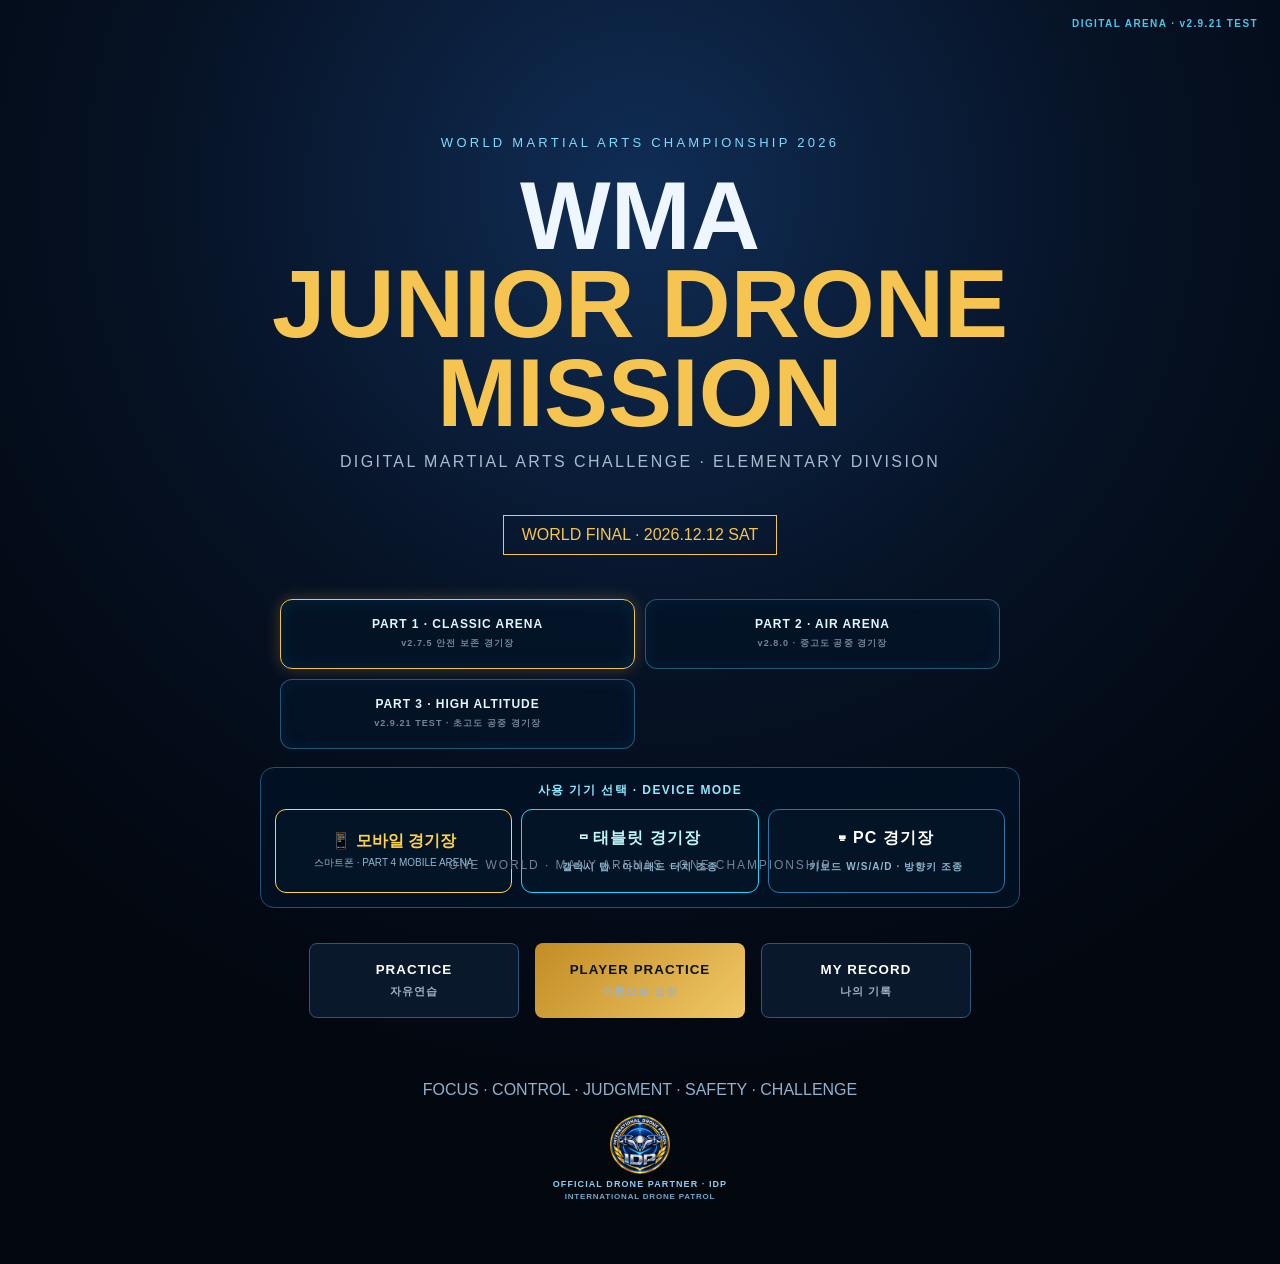
<file: index.html>
<!doctype html>
<html lang="ko">
<head><meta charset="utf-8"><meta name="viewport" content="width=device-width,initial-scale=1"><title>WMA Junior Drone Mission 2026</title><link rel="stylesheet" href="assets/css/style.css"><style>
/* v1.7.0 · STADIUM DECOR LAYER — master stadium and gameplay coordinates locked */
.stadium-decor{position:absolute;inset:0;z-index:2;pointer-events:none;overflow:hidden}
.decor-tower{position:absolute;top:15%;width:68px;height:178px;background:linear-gradient(180deg,rgba(8,32,61,.96),rgba(2,10,22,.98));border:1px solid #1d78b7;border-top:3px solid #efbd43;box-shadow:0 0 18px rgba(0,170,255,.24),inset 0 0 22px rgba(0,100,190,.16);color:#dff5ff;text-align:center;font-size:8px;font-weight:900;letter-spacing:.07em;line-height:1.55;padding:15px 7px}
.decor-tower strong{display:block;color:#f3c453;font-size:16px;margin:10px 0 5px}.decor-tower small{display:block;color:#71d9ff;font-size:7px}
.dt-l1{left:8%}.dt-l2{left:16%;top:19%;height:150px}.dt-r1{right:8%}.dt-r2{right:16%;top:19%;height:150px}
.decor-rail{position:absolute;bottom:9%;width:29%;height:52px;background:linear-gradient(180deg,rgba(8,34,62,.94),rgba(2,11,22,.98));border:1px solid #167fbd;border-bottom:2px solid #d8a934;box-shadow:0 0 16px rgba(0,181,255,.22);color:#cdeeff;font-size:8px;font-weight:900;letter-spacing:.09em;display:flex;align-items:center;justify-content:center}
.dr-left{left:2%;transform:perspective(500px) rotateY(12deg) skewY(-3deg);border-left:5px solid #20d4ff}.dr-right{right:2%;transform:perspective(500px) rotateY(-12deg) skewY(3deg);border-right:5px solid #20d4ff}
.decor-marker{position:absolute;bottom:20%;width:22px;height:38px;clip-path:polygon(50% 0,100% 100%,0 100%);background:linear-gradient(90deg,#d69728,#ffe08a,#a86f16);filter:drop-shadow(0 4px 4px #0008)}
.dm1{left:27%}.dm2{left:31%;bottom:23%}.dm3{right:27%}.dm4{right:31%;bottom:23%}
@media(max-width:1100px){.dt-l2,.dt-r2,.dm2,.dm4{display:none}.decor-tower{width:58px;height:150px;font-size:7px}.decor-rail{width:25%;font-size:6px}}
@media(max-width:760px){.stadium-decor{display:none}}
</style><style>
/* v1.7.1 · STADIUM INTEGRATION — decor recedes into venue; gameplay geometry untouched */
@media(min-width:1101px){
  .decor-tower{top:17%;width:56px;height:150px;padding:12px 5px;font-size:7px;opacity:.92;box-shadow:0 0 12px rgba(0,170,255,.18),inset 0 0 18px rgba(0,100,190,.12)}
  .decor-tower strong{font-size:13px;margin:8px 0 4px}.decor-tower small{font-size:6px}
  .dt-l1{left:7.2%}.dt-r1{right:7.2%}
  .dt-l2{left:15.4%;top:21%;width:46px;height:122px;transform:scale(.88);transform-origin:top center;opacity:.78}
  .dt-r2{right:15.4%;top:21%;width:46px;height:122px;transform:scale(.88);transform-origin:top center;opacity:.78}
  .decor-rail{bottom:8.2%;width:25%;height:42px;font-size:7px;opacity:.88}
  .dr-left{left:1.6%;transform-origin:left bottom;transform:perspective(700px) rotateY(18deg) rotateZ(-2.2deg) skewY(-2deg)}
  .dr-right{right:1.6%;transform-origin:right bottom;transform:perspective(700px) rotateY(-18deg) rotateZ(2.2deg) skewY(2deg)}
  .decor-marker{width:16px;height:28px;opacity:.82;filter:drop-shadow(0 3px 3px #0007)}
  .dm1{left:29%;bottom:20.5%}.dm2{left:32.5%;bottom:23.5%}.dm3{right:29%;bottom:20.5%}.dm4{right:32.5%;bottom:23.5%}
}
</style><style>
/* v1.8.0 · GAME EXPERIENCE — stadium master locked */
.countdown-overlay{position:absolute;inset:0;z-index:30;display:none;place-items:center;background:radial-gradient(circle,rgba(0,91,170,.12),rgba(0,5,14,.55));pointer-events:none}.countdown-overlay.show{display:grid}.countdown-overlay b{font-size:clamp(72px,12vw,180px);color:#fff;text-shadow:0 0 18px #00bfff,0 0 45px #0077ff;font-style:italic}.countdown-overlay.go b{color:#ffd15a;text-shadow:0 0 18px #ffbd00,0 0 50px #00aaff}
.official-object.mission-focus{filter:drop-shadow(0 0 9px #ffd24a) drop-shadow(0 0 18px #00c8ff);animation:wmaTargetPulse .85s ease-in-out infinite alternate}.official-object.passed{opacity:.42;filter:saturate(.55)}@keyframes wmaTargetPulse{to{filter:drop-shadow(0 0 18px #ffd24a) drop-shadow(0 0 28px #00c8ff)}}
.mini.current{box-shadow:0 0 0 3px #ffd24a,0 0 16px #00c8ff}.mini.complete{opacity:.42}
</style><style>
/* v1.9.0 · MISSION NAVIGATION SYSTEM */
.target-nav{position:absolute;z-index:25;display:none;min-width:118px;padding:7px 12px;border:1px solid #23cfff;border-radius:7px;background:rgba(0,13,29,.88);color:#fff;text-align:center;font-size:10px;font-weight:900;letter-spacing:.08em;box-shadow:0 0 16px rgba(0,198,255,.32);pointer-events:none;transform:translate(-50%,-115%)}.target-nav.show{display:block}.target-nav b{display:block;color:#ffd24a;font-size:11px;margin-bottom:2px}.target-nav span{color:#7fe8ff}.nav-arrow{font-size:15px!important;color:#ffd24a!important;line-height:1}
.flash.show{z-index:40}
</style><style>
/* v2.0.0 · OFFICIAL MATCH UX — visual layer only */
.match-status{position:absolute;left:50%;top:104px;z-index:26;transform:translateX(-50%);display:flex;gap:6px;pointer-events:none}.match-chip{padding:5px 10px;border:1px solid #175a85;border-radius:999px;background:rgba(0,12,27,.84);color:#8ecdf1;font-size:8px;font-weight:900;letter-spacing:.08em}.match-chip.live{border-color:#ffd24a;color:#ffd24a;box-shadow:0 0 12px #ffc40055}.match-chip.practice{border-color:#22d5ff;color:#8cecff}
.mission-progress{position:absolute;left:50%;bottom:5px;z-index:24;transform:translateX(-50%);width:min(440px,48%);height:5px;border-radius:9px;background:#07192b;border:1px solid #194b6d;overflow:hidden;pointer-events:none}.mission-progress i{display:block;height:100%;width:0;background:linear-gradient(90deg,#19cfff,#ffd24a);box-shadow:0 0 10px #22cfff;transition:width .3s ease}
.result-breakdown{margin:14px auto 18px;width:min(330px,90%);display:grid;grid-template-columns:1fr auto;gap:7px 16px;text-align:left;font-size:12px;color:#a9c8dc}.result-breakdown b{color:#ffd24a;text-align:right}
@media(max-width:760px){.match-status,.mission-progress{display:none}}
</style><style>
/* v2.7.0 · KEIMYUNG AUTO PLAYER + PRACTICE RECORD — flight engine locked */
.entry-panel{width:min(520px,88vw);margin:28px auto;text-align:left}.entry-panel label{display:block;color:#ffd24a;font-weight:900;letter-spacing:.12em;margin-bottom:10px}.entry-panel input{box-sizing:border-box;width:100%;padding:16px 18px;border:1px solid #2877a8;border-radius:8px;background:#031426;color:#fff;font-size:20px;font-weight:900;letter-spacing:.08em;outline:none}.entry-panel input:focus{border-color:#ffd24a;box-shadow:0 0 18px rgba(255,210,74,.18)}.entry-panel small{display:block;color:#8eb8d3;margin:9px 0 20px}.entry-status{min-height:22px;color:#7fe8ff;font-size:12px;font-weight:800;margin:0 0 14px}.entry-status.bad{color:#ff9b78}.final-player{color:#7fe8ff;font-weight:900;letter-spacing:.08em}
</style><style>
/* v2.7.1 · IDP OFFICIAL DRONE PARTNER BRAND PATCH — visual layer only */
.idp-partner{display:flex;align-items:center;justify-content:center;gap:9px;color:#8ecdf1;font-size:9px;font-weight:900;letter-spacing:.12em;line-height:1.2}
.idp-partner img{display:block;width:54px;height:54px;object-fit:contain;flex:0 0 auto}
.home-idp{margin:12px auto 0;flex-direction:column;gap:4px;text-align:center}.home-idp img{width:60px;height:60px}.home-idp span{display:flex;flex-direction:column;gap:2px}.home-idp small{margin:0;color:#6fa9c9;font-size:8px;font-weight:800;letter-spacing:.1em}
.entry-idp{margin:18px auto 0;flex-direction:column;gap:6px;text-align:center}.entry-idp img{width:66px;height:66px}.entry-idp span{display:flex;flex-direction:column;gap:3px}.entry-idp small{margin:0;color:#6fa9c9;font-size:8px;font-weight:800;letter-spacing:.1em}
.arena-idp{position:absolute;right:12px;bottom:10px;z-index:23;padding:5px 8px;border:1px solid rgba(35,207,255,.25);border-radius:7px;background:rgba(0,13,29,.68);pointer-events:none}
.arena-idp img{width:38px;height:38px}
.result-idp{margin:12px auto 14px;padding-top:10px;border-top:1px solid #173552}
.result-idp img{width:46px;height:46px}
@media(max-width:1000px){.arena-idp{right:7px;bottom:7px;padding:4px 6px;font-size:7px}.arena-idp img{width:30px;height:30px}}
@media(max-width:650px){.idp-partner{font-size:7px;gap:6px}.home-idp{margin-top:8px;gap:3px}.home-idp img{width:46px;height:46px}.home-idp small{font-size:6px}.entry-idp img{width:48px;height:48px}.entry-idp small{font-size:6px}.result-idp img{width:38px;height:38px}.arena-idp{right:5px;bottom:5px}.arena-idp img{width:24px;height:24px}}
</style><style>
/* v2.9.12 · PART 3 PLAYER NAME HUD — visual layer only */
.player-name-hud{display:none;position:absolute;right:12px;bottom:66px;z-index:23;min-width:150px;max-width:260px;padding:7px 10px;border:1px solid rgba(35,207,255,.32);border-radius:7px;background:rgba(0,13,29,.72);pointer-events:none;text-align:right;box-shadow:0 0 14px rgba(0,198,255,.10)}
.high-altitude-arena-mode .player-name-hud{display:block}.player-name-hud small{display:block;color:#72b9dc;font-size:7px;font-weight:900;letter-spacing:.13em;margin-bottom:2px}.player-name-hud b{display:block;color:#e9fbff;font-size:14px;font-weight:900;letter-spacing:.06em;white-space:nowrap;overflow:hidden;text-overflow:ellipsis;text-shadow:0 0 8px rgba(35,207,255,.35)}
@media(max-width:1000px){.player-name-hud{right:7px;bottom:55px;min-width:120px;max-width:210px;padding:5px 7px}.player-name-hud b{font-size:12px}}
@media(max-width:650px){.player-name-hud{right:5px;bottom:42px;min-width:100px;max-width:160px;padding:4px 6px}.player-name-hud small{font-size:6px}.player-name-hud b{font-size:10px}}
</style><style>
/* v2.9.18 · TABLET CONTROL opt-in — existing PC/mobile UI preserved */
.tablet-entry-btn{margin-top:10px;border-color:#22d5ff!important;color:#dffbff!important;background:linear-gradient(180deg,#063a55,#031a2b)!important}
.tablet-entry-btn small{color:#7fe8ff!important}
.tablet-controls{display:none}
body.tablet-control-mode .control-deck{display:none!important}
body.tablet-control-mode .tablet-controls{position:fixed;left:0;right:0;bottom:8px;z-index:80;display:flex;justify-content:space-between;align-items:flex-end;padding:0 18px;pointer-events:none;touch-action:none}
.tablet-pad{display:grid;grid-template-columns:repeat(3,58px);grid-template-rows:repeat(3,58px);gap:5px;pointer-events:auto}
.tablet-pad button,.tablet-actions button{border:1px solid #28cfff;border-radius:12px;background:rgba(0,16,35,.88);color:#fff;font-weight:900;font-size:16px;box-shadow:0 0 12px rgba(0,198,255,.22);touch-action:none;user-select:none;-webkit-user-select:none}
.tablet-pad .blank{visibility:hidden}.tablet-pad .wide{font-size:11px}
.tablet-actions{display:grid;grid-template-columns:72px 72px;gap:7px;pointer-events:auto}
.tablet-actions button{height:58px;font-size:11px}.tablet-actions .takeoff{grid-column:1/3;border-color:#ffd24a;color:#ffd24a;font-size:13px}
@media(max-width:700px){body.tablet-control-mode .tablet-controls{padding:0 7px}.tablet-pad{grid-template-columns:repeat(3,46px);grid-template-rows:repeat(3,46px);gap:3px}.tablet-actions{grid-template-columns:58px 58px}.tablet-actions button{height:46px}}
</style><style>
/* v2.9.19 · DEVICE ENTRY SELECTOR — home navigation only */
.device-entry{width:min(760px,92vw);margin:18px auto 8px;padding:14px;border:1px solid #1b557b;border-radius:14px;background:rgba(0,18,38,.72)}
.device-entry-title{margin:0 0 10px;color:#8eeaff;font-size:12px;font-weight:900;letter-spacing:.12em;text-align:center}
.device-entry-grid{display:grid;grid-template-columns:repeat(3,1fr);gap:9px}
.device-entry-grid button,.device-entry-grid a{box-sizing:border-box;min-height:70px;display:flex;flex-direction:column;align-items:center;justify-content:center;gap:4px;border:1px solid #2877a8;border-radius:11px;background:#031426;color:#fff;text-decoration:none;font:900 14px/1.2 inherit;cursor:pointer}
.device-entry-grid strong{font-size:16px}.device-entry-grid small{color:#8eb8d3;font-size:10px}.device-entry-grid .device-mobile{border-color:#ffd24a;color:#ffd24a}.device-entry-grid .device-tablet{border-color:#22d5ff;color:#bff7ff}
@media(max-width:650px){.device-entry{margin-top:12px;padding:10px}.device-entry-grid{grid-template-columns:1fr}.device-entry-grid button,.device-entry-grid a{min-height:58px}.device-entry-grid strong{font-size:15px}}
</style></head>
<body><main class="shell" data-arena="classic">
<section id="home" class="screen active"><div class="home-build-version">DIGITAL ARENA · v2.9.21 TEST</div>
  <div class="eyebrow">WORLD MARTIAL ARTS CHAMPIONSHIP 2026</div>
  <h1>WMA <span>JUNIOR DRONE MISSION</span></h1>
  <p class="sub">DIGITAL MARTIAL ARTS CHALLENGE · ELEMENTARY DIVISION</p>
  <div class="date">WORLD FINAL · 2026.12.12 SAT</div>
<div class="arena-selector" aria-label="Arena selection"><button type="button" class="arena-choice selected" data-arena-choice="classic"><b>PART 1 · CLASSIC ARENA</b><small>v2.7.5 안전 보존 경기장</small></button><button type="button" class="arena-choice" data-arena-choice="air"><b>PART 2 · AIR ARENA</b><small>v2.8.0 · 중고도 공중 경기장</small></button><button type="button" class="arena-choice" data-arena-choice="high"><b>PART 3 · HIGH ALTITUDE</b><small>v2.9.21 TEST · 초고도 공중 경기장</small></button></div>
  <div class="device-entry" aria-label="사용 기기 선택">
    <p class="device-entry-title">사용 기기 선택 · DEVICE MODE</p>
    <div class="device-entry-grid">
      <a class="device-mobile" href="part4/"><strong>📱 모바일 경기장</strong><small>스마트폰 · PART 4 MOBILE ARENA</small></a>
      <button type="button" class="device-tablet" data-go="entry"><strong>▭ 태블릿 경기장</strong><small>갤럭시 탭 · 아이패드 터치 조종</small></button>
      <button type="button" class="device-pc" data-go="practice"><strong>⌨ PC 경기장</strong><small>키보드 W/S/A/D · 방향키 조종</small></button>
    </div>
  </div>
  <div class="actions">
    <button data-go="practice">PRACTICE<small>자유연습</small></button>
    <button class="gold" data-go="entry">PLAYER PRACTICE<small>이름으로 입장</small></button>
    <button data-go="record">MY RECORD<small>나의 기록</small></button>
  </div>
  <p class="motto">FOCUS · CONTROL · JUDGMENT · SAFETY · CHALLENGE</p>
  <div class="idp-partner home-idp"><img src="assets/img/partners/idp-official.png" alt="IDP"><span>OFFICIAL DRONE PARTNER · IDP<small>INTERNATIONAL DRONE PATROL</small></span></div>
  <footer>ONE WORLD · MANY ARENAS · ONE CHAMPIONSHIP</footer>
</section>
<section id="practice" class="screen"><button class="back" data-go="home">← HOME</button><div class="arena-selection-status" data-arena-status>PART 1 · CLASSIC ARENA</div><h2>PRACTICE ARENA</h2><p>WMA 공식 코스를 자유롭게 연습합니다. 연습모드에는 비행 보조가 적용됩니다.</p><button class="gold wide" data-go="arena" data-mode="practice">START PRACTICE</button></section>

<section id="entry" class="screen"><button class="back" data-go="home">← HOME</button><div class="arena-selection-status" data-arena-status>PART 1 · CLASSIC ARENA</div><div class="entry-build-version">DIGITAL ARENA · v2.9.21 TEST</div><h2>PLAYER PRACTICE</h2><p>계명태권도 · WMA JUNIOR DRONE MISSION 2026</p><div class="panel entry-panel"><label for="playerNumber">내 이름</label><input id="playerNumber" maxlength="30" autocomplete="off" placeholder="예: 김우리"><small>계명태권도에 등록된 자기 이름만 입력하고 Enter를 누르세요.</small><p id="entryStatus" class="entry-status" aria-live="polite"></p><button id="startOfficial" class="gold wide">START PRACTICE</button><button id="startTablet" type="button" class="wide tablet-entry-btn">TABLET CONTROL<small>갤럭시 탭 · 아이패드 터치 조종</small></button><div class="idp-partner entry-idp"><img src="assets/img/partners/idp-official.png" alt="IDP"><span>OFFICIAL DRONE PARTNER · IDP<small>INTERNATIONAL DRONE PATROL</small></span></div></div></section>
<section id="record" class="screen"><button class="back" data-go="home">← HOME</button><h2>MY RECORD</h2><div class="panel"><b>PRACTICE RECORD</b><p>계명태권도 등록선수는 이름으로 입장하면 연습 횟수와 MY BEST 기록을 확인할 수 있습니다.</p></div></section>
<section id="arena" class="screen arena">
  <button class="back arena-exit" data-go="home">← EXIT</button>
  <div class="arena-brand"><b>WMA 2026</b><span id="modeLabel">CHAMPIONSHIP ARENA</span><em class="build-version">DIGITAL ARENA · v2.9.21 TEST</em></div>
  <div class="hud"><b>ALT <span id="alt">0.0</span>m</b><b>SPD <span id="spd">0.0</span></b><b>DIST <span id="dist">0.0</span>m</b><b>SCORE <span id="score">0000</span></b><b>TIME <span id="time">03:00</span></b><b>MISSION <span id="stage">READY</span></b></div>
  <div class="arena-layout"><aside class="mission-board"><div class="panel-title">MISSION CHECKLIST</div><ol id="missionList"><li>TAKE OFF</li><li>CLIMB 5m</li><li>GATE 01</li><li>GATE 02</li><li>ENERGY RING</li><li>GATE 03</li><li>MISSION ZONE</li><li>TURN 180°</li><li>RETURN HOME</li><li>PRECISION LANDING</li></ol></aside><div id="flightArea" class="sky">
    <div class="master-stadium-bg" aria-hidden="true"></div>
    <div class="match-status" id="matchStatus" style="display:none!important"><span class="match-chip" id="modeChip">CHAMPIONSHIP</span><span class="match-chip" id="playerChip">PLAYER ----</span><span class="match-chip" id="attemptChip">ATTEMPT 01</span><span class="match-chip">WMA 2026 OFFICIAL COURSE</span></div><div class="mission-progress"><i id="missionProgress"></i></div><div class="stadium-decor" aria-hidden="true">
      <div class="decor-tower dt-l1">DRONE SPORTS<br>FOR A<br>BETTER WORLD<strong>WMA</strong><small>2026</small></div>
      <div class="decor-tower dt-l2">SKILLS<br>SAFETY<br>FRIENDSHIP<strong>W</strong></div>
      <div class="decor-tower dt-r2">AI × DRONE<br>EDUCATION<br>FUTURE<strong>W</strong></div>
      <div class="decor-tower dt-r1">ONE WORLD<br>MANY ARENAS<br>ONE CHAMPIONSHIP<strong>WMA</strong><small>2026</small></div>
      
      
      <i class="decor-marker dm1"></i><i class="decor-marker dm2"></i><i class="decor-marker dm3"></i><i class="decor-marker dm4"></i>
    </div>
    <div class="stadium-crowd crowd-left"></div><div class="stadium-crowd crowd-right"></div><div class="vertical-banner vb-left">DRONE SPORTS<br>FOR A<br>BETTER WORLD<br><strong>WMA</strong></div><div class="vertical-banner vb-right">ONE WORLD<br>MANY ARENAS<br>ONE CHAMPIONSHIP<br><strong>WMA</strong></div><div class="stadium-world"><b>WMA</b><span>JUNIOR DRONE MISSION</span></div><div class="stadium-lights"></div><div class="stands left-stands"></div><div class="stands right-stands"></div><div class="arena-banner banner-left">SKILLS · SAFETY · FRIENDSHIP</div><div class="arena-banner banner-right">AI × DRONE · EDUCATION · FUTURE</div><div class="track-barrier barrier-left">RESPECT · SAFETY · CHALLENGE</div><div class="track-barrier barrier-right">DRONE SPORTS · PEACE · A BETTER TOMORROW</div><div class="floor-glow"></div><div class="runway-side runway-side-left"></div><div class="runway-side runway-side-right"></div><div class="runway"></div>
    <div class="sun"></div><div class="mountains"></div><div class="course-line"></div>
    <div id="gate1" class="gate g1 official-object"><img src="assets/img/arena/wma-gate-master.png" alt="" onerror="this.hidden=true"><span>01</span></div>
    <div id="gate2" class="gate g2 official-object"><img src="assets/img/arena/wma-gate-master.png" alt="" onerror="this.hidden=true"><span>02</span></div>
    <div id="ring1" class="ring r1 official-object"><img src="assets/img/arena/wma-energy-ring.png" alt="" onerror="this.hidden=true"><span>RING</span></div>
    <div id="gate3" class="gate g3 official-object"><img src="assets/img/arena/wma-gate-master.png" alt="" onerror="this.hidden=true"><span>03</span></div>
    <div id="target" class="target official-object"><img src="assets/img/arena/wma-mission-zone.png" alt="" onerror="this.hidden=true"><span>MISSION</span></div>
    <div id="homePad" class="pad official-object"><img src="assets/img/arena/wma-landing-pad.png" alt="" onerror="this.hidden=true"><b>WMA</b><small>2026</small></div>
    <div id="groundShadow" class="ground-shadow"></div>
    <div id="drone" class="drone master-drone-test" aria-label="drone"><img class="drone-master-visual" src="assets/img/drone/wma-drone-rear.png" alt="" aria-hidden="true"><span class="master-rotor rotor-fl"></span><span class="master-rotor rotor-fr"></span><span class="master-rotor rotor-rl"></span><span class="master-rotor rotor-rr"></span><span class="master-thrust thrust-left"></span><span class="master-thrust thrust-right"></span><span class="drone-arm arm-a"></span><span class="drone-arm arm-b"></span><span class="prop prop-1"></span><span class="prop prop-2"></span><span class="prop prop-3"></span><span class="prop prop-4"></span><span class="drone-body"></span><span class="drone-light"></span><span class="nav-light front-left"></span><span class="nav-light front-right"></span><span class="nav-light rear-left"></span><span class="nav-light rear-right"></span><span class="heading-arrow">▲</span></div>
    <div class="player-name-hud" id="playerNameHud"><small>PLAYER / 선수명</small><b id="arenaPlayerName">PLAYER</b></div><div class="idp-partner arena-idp"><img src="assets/img/partners/idp-official.png" alt="IDP"><span>OFFICIAL DRONE PARTNER · IDP</span></div><div id="flash" class="flash"></div><div id="warning" class="warning"></div><div id="targetNav" class="target-nav"><b>TARGET</b><span id="targetDistance">--</span><span class="nav-arrow">▲</span></div><div id="countdown" class="countdown-overlay"><b>3</b></div>
  </div><aside class="course-board"><div class="panel-title">OFFICIAL COURSE</div><div class="mini-course"><i class="mini home-dot">H</i><i class="mini m1">1</i><i class="mini m2">2</i><i class="mini mr">R</i><i class="mini m3">3</i><i class="mini mz">M</i><svg viewBox="0 0 100 160" preserveAspectRatio="none"><path d="M50 145 L50 112 L28 86 L50 66 L72 43 L50 18" /><path class="return-route" d="M50 18 C82 50 82 112 50 145" /></svg></div><div class="course-legend"><b>WMA 2026</b><span>FIXED OFFICIAL COURSE</span></div></aside></div>
  <div class="mission"><strong id="mission">MISSION 01 · TAKE OFF</strong><span id="guide">SPACE 이륙 · W/S 전후 · A/D 좌우 · ←/→ 회전 · ↑/↓ 고도 · R 재시작</span></div>
  <div class="control-deck"><div class="control-hint">FLIGHT CONTROL</div><div class="controls"><button data-code="KeyA">A</button><button data-code="KeyW">W</button><button data-code="KeyD">D</button><button data-code="ArrowLeft">↶</button><button data-code="KeyS">S</button><button data-code="ArrowDown">↓</button><button data-code="ArrowRight">↷</button><button data-code="ArrowUp">↑</button><button class="space" data-code="Space">SPACE</button><button data-code="KeyR">RESET</button></div></div><div class="tablet-controls" id="tabletControls" aria-label="태블릿 터치 조종">
<div class="tablet-pad"><span class="blank"></span><button data-code="KeyW">▲<br><small>전진</small></button><span class="blank"></span><button data-code="KeyA">◀<br><small>좌</small></button><button data-code="KeyS">▼<br><small>후진</small></button><button data-code="KeyD">▶<br><small>우</small></button><span class="blank"></span><span class="blank"></span><span class="blank"></span></div>
<div class="tablet-actions"><button data-code="ArrowUp">상승 ↑</button><button data-code="ArrowDown">하강 ↓</button><button data-code="ArrowLeft">↶ 회전</button><button data-code="ArrowRight">회전 ↷</button><button class="takeoff" data-code="Space">이륙 / 착륙</button><button data-code="KeyR">RESET</button></div></div>
</section>
<div id="result" class="modal"><div><p>WMA JUNIOR DRONE MISSION 2026</p><h2>MISSION COMPLETE</h2><strong id="finalScore">000 / 1000</strong><p id="finalMeta"></p><p id="finalPlayer" class="final-player"></p><div class="result-breakdown"><span>MISSION SCORE</span><b id="missionScore">000</b><span>LANDING</span><b id="landingScore">000</b><span>TIME BONUS</span><b id="timeBonus">000</b></div><div class="idp-partner result-idp"><img src="assets/img/partners/idp-official.png" alt="IDP"><span>OFFICIAL DRONE PARTNER · IDP</span></div><button id="retry" class="gold">RETRY</button><button data-go="home">RETURN HOME</button></div></div>
</main><script src="assets/js/app.js"></script><script>
/* v2.8.0 TEST · DUAL ARENA visual selector — flight engine untouched */
(()=>{
 const shell=document.querySelector('.shell'),choices=[...document.querySelectorAll('[data-arena-choice]')],statuses=[...document.querySelectorAll('[data-arena-status]')],arena=document.getElementById('arena');
 if(!shell||!choices.length)return;
 function applyArena(kind){
  const high=kind==='high',air=kind==='air'||high,selected=high?'high':air?'air':'classic';
  shell.dataset.arena=selected;
  document.body.classList.toggle('air-arena-mode',air);
  document.body.classList.toggle('high-altitude-arena-mode',high);
  document.body.classList.toggle('classic-arena-mode',!air);
  choices.forEach(btn=>btn.classList.toggle('selected',btn.dataset.arenaChoice===selected));
  statuses.forEach(el=>el.textContent=high?'PART 3 · HIGH ALTITUDE · v2.9.21 TEST':air?'PART 2 · AIR ARENA · v2.8.0':'PART 1 · CLASSIC ARENA · v2.7.5 SAFE');
  if(arena)arena.dataset.arena=selected;
  try{sessionStorage.setItem('wmaArenaChoice',selected)}catch(e){}
 }
 choices.forEach(btn=>btn.addEventListener('click',()=>applyArena(btn.dataset.arenaChoice)));
 let saved='classic';try{saved=sessionStorage.getItem('wmaArenaChoice')||'classic'}catch(e){}
 applyArena(saved==='high'?'high':saved==='air'?'air':'classic');
})();
</script></body></html>
</file>
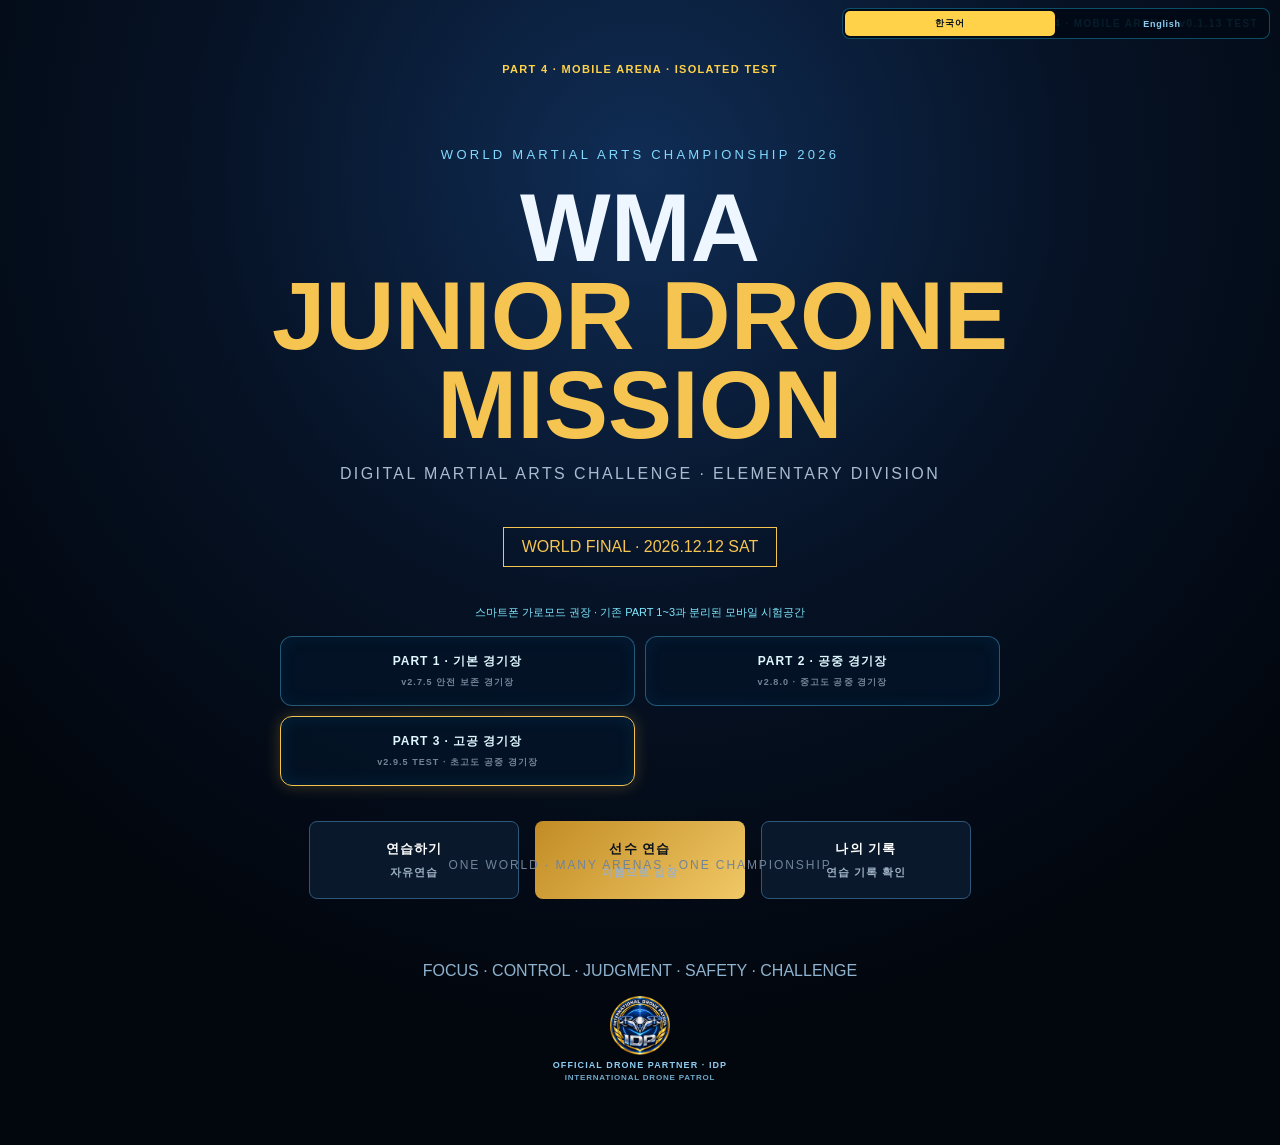
<file: part4/index.html>
<!doctype html>
<html lang="ko">
<head><meta charset="utf-8"><meta name="viewport" content="width=device-width,initial-scale=1"><title>WMA Junior Drone Mission 2026</title><link rel="stylesheet" href="../assets/css/style.css"><style>
/* v1.7.0 · STADIUM DECOR LAYER — master stadium and gameplay coordinates locked */
.stadium-decor{position:absolute;inset:0;z-index:2;pointer-events:none;overflow:hidden}
.decor-tower{position:absolute;top:15%;width:68px;height:178px;background:linear-gradient(180deg,rgba(8,32,61,.96),rgba(2,10,22,.98));border:1px solid #1d78b7;border-top:3px solid #efbd43;box-shadow:0 0 18px rgba(0,170,255,.24),inset 0 0 22px rgba(0,100,190,.16);color:#dff5ff;text-align:center;font-size:8px;font-weight:900;letter-spacing:.07em;line-height:1.55;padding:15px 7px}
.decor-tower strong{display:block;color:#f3c453;font-size:16px;margin:10px 0 5px}.decor-tower small{display:block;color:#71d9ff;font-size:7px}
.dt-l1{left:8%}.dt-l2{left:16%;top:19%;height:150px}.dt-r1{right:8%}.dt-r2{right:16%;top:19%;height:150px}
.decor-rail{position:absolute;bottom:9%;width:29%;height:52px;background:linear-gradient(180deg,rgba(8,34,62,.94),rgba(2,11,22,.98));border:1px solid #167fbd;border-bottom:2px solid #d8a934;box-shadow:0 0 16px rgba(0,181,255,.22);color:#cdeeff;font-size:8px;font-weight:900;letter-spacing:.09em;display:flex;align-items:center;justify-content:center}
.dr-left{left:2%;transform:perspective(500px) rotateY(12deg) skewY(-3deg);border-left:5px solid #20d4ff}.dr-right{right:2%;transform:perspective(500px) rotateY(-12deg) skewY(3deg);border-right:5px solid #20d4ff}
.decor-marker{position:absolute;bottom:20%;width:22px;height:38px;clip-path:polygon(50% 0,100% 100%,0 100%);background:linear-gradient(90deg,#d69728,#ffe08a,#a86f16);filter:drop-shadow(0 4px 4px #0008)}
.dm1{left:27%}.dm2{left:31%;bottom:23%}.dm3{right:27%}.dm4{right:31%;bottom:23%}
@media(max-width:1100px){.dt-l2,.dt-r2,.dm2,.dm4{display:none}.decor-tower{width:58px;height:150px;font-size:7px}.decor-rail{width:25%;font-size:6px}}
@media(max-width:760px){.stadium-decor{display:none}}
</style><style>
/* v1.7.1 · STADIUM INTEGRATION — decor recedes into venue; gameplay geometry untouched */
@media(min-width:1101px){
  .decor-tower{top:17%;width:56px;height:150px;padding:12px 5px;font-size:7px;opacity:.92;box-shadow:0 0 12px rgba(0,170,255,.18),inset 0 0 18px rgba(0,100,190,.12)}
  .decor-tower strong{font-size:13px;margin:8px 0 4px}.decor-tower small{font-size:6px}
  .dt-l1{left:7.2%}.dt-r1{right:7.2%}
  .dt-l2{left:15.4%;top:21%;width:46px;height:122px;transform:scale(.88);transform-origin:top center;opacity:.78}
  .dt-r2{right:15.4%;top:21%;width:46px;height:122px;transform:scale(.88);transform-origin:top center;opacity:.78}
  .decor-rail{bottom:8.2%;width:25%;height:42px;font-size:7px;opacity:.88}
  .dr-left{left:1.6%;transform-origin:left bottom;transform:perspective(700px) rotateY(18deg) rotateZ(-2.2deg) skewY(-2deg)}
  .dr-right{right:1.6%;transform-origin:right bottom;transform:perspective(700px) rotateY(-18deg) rotateZ(2.2deg) skewY(2deg)}
  .decor-marker{width:16px;height:28px;opacity:.82;filter:drop-shadow(0 3px 3px #0007)}
  .dm1{left:29%;bottom:20.5%}.dm2{left:32.5%;bottom:23.5%}.dm3{right:29%;bottom:20.5%}.dm4{right:32.5%;bottom:23.5%}
}
</style><style>
/* v1.8.0 · GAME EXPERIENCE — stadium master locked */
.countdown-overlay{position:absolute;inset:0;z-index:30;display:none;place-items:center;background:radial-gradient(circle,rgba(0,91,170,.12),rgba(0,5,14,.55));pointer-events:none}.countdown-overlay.show{display:grid}.countdown-overlay b{font-size:clamp(72px,12vw,180px);color:#fff;text-shadow:0 0 18px #00bfff,0 0 45px #0077ff;font-style:italic}.countdown-overlay.go b{color:#ffd15a;text-shadow:0 0 18px #ffbd00,0 0 50px #00aaff}
.official-object.mission-focus{filter:drop-shadow(0 0 9px #ffd24a) drop-shadow(0 0 18px #00c8ff);animation:wmaTargetPulse .85s ease-in-out infinite alternate}.official-object.passed{opacity:.42;filter:saturate(.55)}@keyframes wmaTargetPulse{to{filter:drop-shadow(0 0 18px #ffd24a) drop-shadow(0 0 28px #00c8ff)}}
.mini.current{box-shadow:0 0 0 3px #ffd24a,0 0 16px #00c8ff}.mini.complete{opacity:.42}
</style><style>
/* v1.9.0 · MISSION NAVIGATION SYSTEM */
.target-nav{position:absolute;z-index:25;display:none;min-width:118px;padding:7px 12px;border:1px solid #23cfff;border-radius:7px;background:rgba(0,13,29,.88);color:#fff;text-align:center;font-size:10px;font-weight:900;letter-spacing:.08em;box-shadow:0 0 16px rgba(0,198,255,.32);pointer-events:none;transform:translate(-50%,-115%)}.target-nav.show{display:block}.target-nav b{display:block;color:#ffd24a;font-size:11px;margin-bottom:2px}.target-nav span{color:#7fe8ff}.nav-arrow{font-size:15px!important;color:#ffd24a!important;line-height:1}
.flash.show{z-index:40}
</style><style>
/* v2.0.0 · OFFICIAL MATCH UX — visual layer only */
.match-status{position:absolute;left:50%;top:104px;z-index:26;transform:translateX(-50%);display:flex;gap:6px;pointer-events:none}.match-chip{padding:5px 10px;border:1px solid #175a85;border-radius:999px;background:rgba(0,12,27,.84);color:#8ecdf1;font-size:8px;font-weight:900;letter-spacing:.08em}.match-chip.live{border-color:#ffd24a;color:#ffd24a;box-shadow:0 0 12px #ffc40055}.match-chip.practice{border-color:#22d5ff;color:#8cecff}
.mission-progress{position:absolute;left:50%;bottom:5px;z-index:24;transform:translateX(-50%);width:min(440px,48%);height:5px;border-radius:9px;background:#07192b;border:1px solid #194b6d;overflow:hidden;pointer-events:none}.mission-progress i{display:block;height:100%;width:0;background:linear-gradient(90deg,#19cfff,#ffd24a);box-shadow:0 0 10px #22cfff;transition:width .3s ease}
.result-breakdown{margin:14px auto 18px;width:min(330px,90%);display:grid;grid-template-columns:1fr auto;gap:7px 16px;text-align:left;font-size:12px;color:#a9c8dc}.result-breakdown b{color:#ffd24a;text-align:right}
@media(max-width:760px){.match-status,.mission-progress{display:none}}
</style><style>
/* v2.7.0 · KEIMYUNG AUTO PLAYER + PRACTICE RECORD — flight engine locked */
.entry-panel{width:min(520px,88vw);margin:28px auto;text-align:left}.entry-panel label{display:block;color:#ffd24a;font-weight:900;letter-spacing:.12em;margin-bottom:10px}.entry-panel input{box-sizing:border-box;width:100%;padding:16px 18px;border:1px solid #2877a8;border-radius:8px;background:#031426;color:#fff;font-size:20px;font-weight:900;letter-spacing:.08em;outline:none}.entry-panel input:focus{border-color:#ffd24a;box-shadow:0 0 18px rgba(255,210,74,.18)}.entry-panel small{display:block;color:#8eb8d3;margin:9px 0 20px}.entry-status{min-height:22px;color:#7fe8ff;font-size:12px;font-weight:800;margin:0 0 14px}.entry-status.bad{color:#ff9b78}.final-player{color:#7fe8ff;font-weight:900;letter-spacing:.08em}
</style><style>
/* v2.7.1 · IDP OFFICIAL DRONE PARTNER BRAND PATCH — visual layer only */
.idp-partner{display:flex;align-items:center;justify-content:center;gap:9px;color:#8ecdf1;font-size:9px;font-weight:900;letter-spacing:.12em;line-height:1.2}
.idp-partner img{display:block;width:54px;height:54px;object-fit:contain;flex:0 0 auto}
.home-idp{margin:12px auto 0;flex-direction:column;gap:4px;text-align:center}.home-idp img{width:60px;height:60px}.home-idp span{display:flex;flex-direction:column;gap:2px}.home-idp small{margin:0;color:#6fa9c9;font-size:8px;font-weight:800;letter-spacing:.1em}
.entry-idp{margin:18px auto 0;flex-direction:column;gap:6px;text-align:center}.entry-idp img{width:66px;height:66px}.entry-idp span{display:flex;flex-direction:column;gap:3px}.entry-idp small{margin:0;color:#6fa9c9;font-size:8px;font-weight:800;letter-spacing:.1em}
.arena-idp{position:absolute;right:12px;bottom:10px;z-index:23;padding:5px 8px;border:1px solid rgba(35,207,255,.25);border-radius:7px;background:rgba(0,13,29,.68);pointer-events:none}
.arena-idp img{width:38px;height:38px}
.result-idp{margin:12px auto 14px;padding-top:10px;border-top:1px solid #173552}
.result-idp img{width:46px;height:46px}
@media(max-width:1000px){.arena-idp{right:7px;bottom:7px;padding:4px 6px;font-size:7px}.arena-idp img{width:30px;height:30px}}
@media(max-width:650px){.idp-partner{font-size:7px;gap:6px}.home-idp{margin-top:8px;gap:3px}.home-idp img{width:46px;height:46px}.home-idp small{font-size:6px}.entry-idp img{width:48px;height:48px}.entry-idp small{font-size:6px}.result-idp img{width:38px;height:38px}.arena-idp{right:5px;bottom:5px}.arena-idp img{width:24px;height:24px}}
</style><style>
/* PART 4 v0.1.13 MOBILE TEST — keep launch position clear of bottom controls */
.mobile-test-banner{margin:0 auto 8px;color:#ffd24a;font-weight:900;letter-spacing:.12em;font-size:11px}.part4-intro{margin:10px auto;color:#7fe8ff;font-size:11px}.rotate-notice{display:none}.part4-mobile-test .control-deck{z-index:35}.part4-mobile-test .controls button{touch-action:none;-webkit-user-select:none;user-select:none}.part4-mobile-test .control-hint{color:#ffd24a}
@media(max-width:900px){.part4-mobile-test .screen{padding:3vh 3vw}.part4-mobile-test #arena{padding:52px 6px 116px}.part4-mobile-test .arena-layout{grid-template-columns:1fr}.part4-mobile-test .mission-board,.part4-mobile-test .course-board{display:none}.part4-mobile-test .hud{gap:4px;flex-wrap:wrap}.part4-mobile-test .hud b{font-size:9px;padding:5px 6px}.part4-mobile-test .sky{min-height:58vw;max-height:64vh}.part4-mobile-test .mobile-deck{position:absolute;left:6px;right:6px;bottom:6px;margin:0;padding:5px 6px;background:rgba(1,9,20,.90);border:1px solid rgba(35,207,255,.34);border-radius:12px}.part4-mobile-test .controls{display:grid;grid-template-columns:repeat(5,minmax(48px,1fr));gap:6px;max-width:none}.part4-mobile-test .controls button{min-width:0;min-height:48px;font-size:17px;border-radius:10px}.part4-mobile-test .controls .space{grid-column:span 2}.part4-mobile-test .mission{bottom:104px;font-size:10px}.part4-mobile-test .arena-idp{display:none}}
@media(orientation:portrait) and (max-width:900px){.part4-mobile-test .rotate-notice{display:block;position:absolute;z-index:80;left:8%;right:8%;top:44%;padding:18px;border:1px solid #ffd24a;border-radius:12px;background:rgba(1,9,20,.96);color:#ffd24a;font-weight:900;text-align:center;pointer-events:none}.part4-mobile-test .sky{opacity:.42}}

/* v0.1.3 mobile thumb controls: compact corners + fullscreen + press feedback */
.mobile-controls-v011{display:none}
.mobile-fullscreen{display:none}
@media (max-width:900px) and (orientation:landscape){
 .mobile-fullscreen{display:block;position:absolute;z-index:90;right:10px;top:6px;width:auto!important;min-width:116px!important;max-width:142px;height:28px;padding:0 10px;border:1px solid rgba(255,210,74,.78);border-radius:7px;background:rgba(1,9,20,.86);color:#ffd24a;font-size:9px;font-weight:900;letter-spacing:.04em;white-space:nowrap;touch-action:manipulation}
 .mobile-fullscreen:active,.mobile-fullscreen.is-on{background:rgba(255,210,74,.92);color:#06101d;box-shadow:0 0 16px rgba(255,210,74,.65)}

 .part4-mobile-test #arena{padding:46px 6px 8px}
 .part4-mobile-test .sky{min-height:calc(100vh - 150px);min-height:calc(100dvh - 150px);max-height:none}
 .part4-mobile-test .mission{bottom:5px;left:50%;transform:translateX(-50%);width:auto;max-width:46%;padding:4px 10px;background:rgba(1,9,20,.72);border-radius:8px}
 .part4-mobile-test .mobile-deck{display:none!important}
 .mobile-controls-v011{display:block;position:absolute;z-index:60;inset:0;pointer-events:none}
 .thumb-zone{position:absolute;bottom:22px;width:126px;height:104px;pointer-events:none}
 .move-zone{left:8px}.flight-zone{right:8px}
 .thumb-zone button,.center-actions button{position:absolute;pointer-events:auto;touch-action:none;-webkit-user-select:none;user-select:none;border:1.5px solid rgba(107,211,255,.86);background:rgba(7,28,50,.72);color:#fff;font-weight:900;box-shadow:0 0 11px rgba(0,174,255,.28),inset 0 0 8px rgba(75,190,255,.08)}
 .thumb-zone button{width:42px;min-width:0;height:42px;padding:0;border-radius:50%;font-size:17px;line-height:1}
 .thumb-zone button small{display:block;font-size:7px;color:#9ddfff;line-height:1}
 .thumb-zone .up{left:42px;top:0}.thumb-zone .left{left:0;top:34px}.thumb-zone .right{right:0;top:34px}.thumb-zone .down{left:42px;bottom:0}
 .zone-label{position:absolute;left:50%;top:48px;transform:translateX(-50%);font-size:8px;color:#ffd24a;font-weight:900;letter-spacing:.12em}
 .center-actions{position:absolute;left:50%;bottom:18px;transform:translateX(-50%);display:flex;gap:7px;pointer-events:none}
 .center-actions button{position:static;min-width:62px;height:28px;padding:0 8px;border-radius:7px;font-size:9px}
 .center-actions .takeoff{border-color:#ffd24a;color:#ffd24a;min-width:104px}
 .thumb-zone button:active,.thumb-zone button.is-pressed,.center-actions button:active,.center-actions button.is-pressed{background:rgba(38,190,255,.92);border-color:#fff;color:#fff;box-shadow:0 0 20px rgba(38,190,255,.9),inset 0 0 10px rgba(255,255,255,.4);transform:scale(.94)}
 .center-actions .takeoff:active,.center-actions .takeoff.is-pressed{background:rgba(255,210,74,.95);color:#07111e;box-shadow:0 0 22px rgba(255,210,74,.95)}

 .part4-mobile-test .hud{position:relative;z-index:30}
 .part4-mobile-test #arena .build-version{right:160px;font-size:6px}
 /* Full viewport flight area. HOME is measured from the pad's actual center by the shared engine. */
 .part4-mobile-test.arena-active{overflow:hidden}
 .part4-mobile-test #arena.active{position:fixed;inset:0;z-index:40;width:100vw;height:100vh;height:100dvh;min-height:0;padding:0!important;overflow:hidden}
 .part4-mobile-test #arena.active .arena-layout{position:absolute;inset:0;width:100%;height:100%;min-height:0;display:block}
 .part4-mobile-test #arena.active #flightArea{position:absolute;inset:0;width:100%;height:100%;min-height:0;max-height:none}
 .part4-mobile-test #arena.active .arena-brand{position:absolute;top:env(safe-area-inset-top,0px);left:134px;right:134px;height:34px;z-index:42;border:0;background:transparent;box-shadow:none;gap:8px;font-size:9px;white-space:nowrap;pointer-events:none}
 .part4-mobile-test #arena.active .arena-exit{top:calc(env(safe-area-inset-top,0px) + 5px);left:8px;z-index:91;min-width:0;padding:6px 10px;font-size:10px}
 .part4-mobile-test #arena.active .mobile-fullscreen{top:calc(env(safe-area-inset-top,0px) + 5px);right:8px}
 .part4-mobile-test #arena.active .arena-brand{left:auto;right:138px;width:120px;justify-content:flex-end}
 .part4-mobile-test #arena.active .arena-brand b,.part4-mobile-test #arena.active .arena-brand #modeLabel{display:none}
 .part4-mobile-test #arena.active .arena-brand .build-version{position:static;font-size:6px;letter-spacing:0;opacity:.72}
 .part4-mobile-test #arena.active .hud{position:absolute;top:calc(env(safe-area-inset-top,0px) + 43px);left:8px;right:auto;width:106px;height:auto;z-index:42;display:flex;flex-direction:column;align-items:stretch;gap:2px;flex-wrap:nowrap;padding:5px;border:1px solid rgba(113,198,232,.34);border-radius:7px;background:rgba(1,13,26,.70);box-shadow:none;font-size:9px;white-space:nowrap;pointer-events:none}
 .part4-mobile-test #arena.active .hud b{display:flex;align-items:center;justify-content:space-between;gap:3px;width:100%;padding:2px 1px;border:0;font-size:9px;line-height:15px}
 .part4-mobile-test #arena.active .hud span{font-size:12px}
 .part4-mobile-test #arena.active .hud .hud-label{color:#e6f5ff;font-size:9px;font-weight:700}
 .part4-mobile-test #arena.active .mission{position:absolute;top:75px;bottom:auto;left:50%;z-index:35;transform:translateX(-50%);height:auto;max-width:40%;padding:2px 8px;background:rgba(1,9,20,.55);pointer-events:none}
 .part4-mobile-test #arena.active .mission span{display:none}
 .part4-mobile-test.high-altitude-arena-mode #homePad{top:79%;bottom:auto;width:clamp(110px,18vh,150px);height:clamp(110px,18vh,150px);transform:translate(-50%,-50%) perspective(520px) rotateX(68deg) scaleX(1.12) scaleY(.82)}
 .part4-mobile-test.high-altitude-arena-mode #drone:not(.flying){transform:translate(-50%,calc(-50% - 30px)) perspective(420px) scale(1.06) rotateY(var(--heading,0deg))!important}
 .part4-mobile-test.high-altitude-arena-mode #homePad>img{filter:brightness(1.22) saturate(1.15) drop-shadow(0 0 13px rgba(62,227,255,.95)) drop-shadow(0 0 15px rgba(255,194,47,.45))}
}
.part4-lang-switch{position:fixed;z-index:999;right:10px;top:8px;display:inline-flex;width:max-content;max-width:calc(100vw - 20px);gap:2px;padding:2px;border:1px solid rgba(35,207,255,.35);border-radius:8px;background:rgba(1,9,20,.9)}.part4-lang-switch button{flex:0 0 auto;border:0;border-radius:5px;padding:6px 9px;background:transparent;color:#8ecdf1;font-size:9px;font-weight:900}.part4-lang-switch button.active{background:#ffd24a;color:#07111e}@media(max-width:900px) and (orientation:landscape){.part4-lang-switch{top:5px;right:6px}.part4-lang-switch button{padding:5px 8px;font-size:8px}}
.part4-mobile-test #arena.active~*{} .part4-mobile-test.arena-active .part4-lang-switch{display:none!important}
.part4-mobile-test.pseudo-fullscreen{overflow:hidden!important;overscroll-behavior:none}.part4-mobile-test.pseudo-fullscreen .shell{position:fixed!important;inset:0!important;z-index:900!important;width:100vw!important;height:100vh!important;height:100dvh!important;max-width:none!important;margin:0!important}.part4-mobile-test.pseudo-fullscreen #arena{height:100vh!important;height:100dvh!important;max-height:none!important}.part4-mobile-test.pseudo-fullscreen .part4-lang-switch{display:none!important}
</style></head>
<body class="part4-mobile-test"><div class="part4-lang-switch" role="group" aria-label="언어 선택"><button type="button" data-lang="ko" class="active">한국어</button><button type="button" data-lang="en">English</button></div><main class="shell" data-arena="classic">
<section id="home" class="screen active"><div class="mobile-test-banner">PART 4 · MOBILE ARENA · ISOLATED TEST</div><div class="home-build-version">PART 4 · MOBILE ARENA · v0.1.13 TEST</div>
  <div class="eyebrow">WORLD MARTIAL ARTS CHAMPIONSHIP 2026</div>
  <h1>WMA <span>JUNIOR DRONE MISSION</span></h1>
  <p class="sub">DIGITAL MARTIAL ARTS CHALLENGE · ELEMENTARY DIVISION</p>
  <div class="date">WORLD FINAL · 2026.12.12 SAT</div>
<div class="part4-intro" data-i18n="home.intro">스마트폰 가로모드 권장 · 기존 PART 1~3과 분리된 모바일 시험공간</div><div class="arena-selector" aria-label="Arena selection"><button type="button" class="arena-choice selected" data-arena-choice="classic"><b data-i18n="arena.classic">PART 1 · 기본 경기장</b><small data-i18n="arena.classicDetail">v2.7.5 안전 보존 경기장</small></button><button type="button" class="arena-choice" data-arena-choice="air"><b data-i18n="arena.air">PART 2 · 공중 경기장</b><small data-i18n="arena.airDetail">v2.8.0 · 중고도 공중 경기장</small></button><button type="button" class="arena-choice" data-arena-choice="high"><b data-i18n="arena.high">PART 3 · 고공 경기장</b><small data-i18n="arena.highDetail">v2.9.5 TEST · 초고도 공중 경기장</small></button></div>
  <div class="actions">
    <button data-go="practice"><span data-i18n="home.practice">연습하기</span><small data-i18n="home.practiceHelp">자유연습</small></button>
    <button class="gold" data-go="entry"><span data-i18n="home.playerPractice">선수 연습</span><small data-i18n="home.playerHelp">이름으로 입장</small></button>
    <button data-go="record"><span data-i18n="home.record">나의 기록</span><small data-i18n="home.recordHelp">연습 기록 확인</small></button>
  </div>
  <p class="motto">FOCUS · CONTROL · JUDGMENT · SAFETY · CHALLENGE</p>
  <div class="idp-partner home-idp"><img src="../assets/img/partners/idp-official.png" alt="IDP"><span>OFFICIAL DRONE PARTNER · IDP<small>INTERNATIONAL DRONE PATROL</small></span></div>
  <footer>ONE WORLD · MANY ARENAS · ONE CHAMPIONSHIP</footer>
</section>
<section id="practice" class="screen"><button class="back" data-go="home" data-i18n="nav.home">← 홈</button><div class="arena-selection-status" data-arena-status>PART 1 · CLASSIC ARENA</div><h2 data-i18n="practice.title">연습 경기장</h2><p data-i18n="practice.description">WMA 공식 코스를 자유롭게 연습합니다. 연습모드에는 비행 보조가 적용됩니다.</p><button class="gold wide" data-go="arena" data-mode="practice" data-i18n="practice.start">연습 시작</button></section>

<section id="entry" class="screen"><button class="back" data-go="home" data-i18n="nav.home">← 홈</button><div class="arena-selection-status" data-arena-status>PART 1 · CLASSIC ARENA</div><div class="entry-build-version">PART 4 · MOBILE ARENA · v0.1.13 TEST</div><h2 data-i18n="entry.title">선수 연습</h2><p>계명태권도 · WMA JUNIOR DRONE MISSION 2026</p><div class="panel entry-panel"><label for="playerNumber" data-i18n="entry.name">내 이름</label><input id="playerNumber" maxlength="30" autocomplete="off" placeholder="예: 김우리" data-i18n-placeholder="entry.placeholder"><small data-i18n="entry.help">계명태권도에 등록된 자기 이름만 입력하고 Enter를 누르세요.</small><p id="entryStatus" class="entry-status" aria-live="polite"></p><button id="startOfficial" class="gold wide" data-i18n="practice.start">연습 시작</button><div class="idp-partner entry-idp"><img src="../assets/img/partners/idp-official.png" alt="IDP"><span>OFFICIAL DRONE PARTNER · IDP<small>INTERNATIONAL DRONE PATROL</small></span></div></div></section>
<section id="record" class="screen"><button class="back" data-go="home" data-i18n="nav.home">← 홈</button><h2 data-i18n="record.title">나의 기록</h2><div class="panel"><b data-i18n="record.practice">연습 기록</b><p data-i18n="record.description">계명태권도 등록선수는 이름으로 입장하면 연습 횟수와 MY BEST 기록을 확인할 수 있습니다.</p></div></section>
<section id="arena" class="screen arena">
  <button class="back arena-exit" data-go="home">← EXIT</button>
  <div class="arena-brand"><b>WMA 2026</b><span id="modeLabel">CHAMPIONSHIP ARENA</span><em class="build-version">PART 4 · MOBILE ARENA · v0.1.13 TEST</em></div>
  <div class="hud"><b><span class="hud-label" data-hud-label="alt">높이</span><span><span id="alt">0.0</span>m</span></b><b><span class="hud-label" data-hud-label="spd">속도</span><span id="spd">0.0</span></b><b><span class="hud-label" data-hud-label="dist">거리</span><span><span id="dist">0.0</span>m</span></b><b><span class="hud-label" data-hud-label="score">점수</span><span id="score">0000</span></b><b><span class="hud-label" data-hud-label="time">시간</span><span id="time">03:00</span></b><b><span class="hud-label" data-hud-label="mission">미션</span><span id="stage">READY</span></b></div>
  <div class="arena-layout"><aside class="mission-board"><div class="panel-title">MISSION CHECKLIST</div><ol id="missionList"><li>TAKE OFF</li><li>CLIMB 5m</li><li>GATE 01</li><li>GATE 02</li><li>ENERGY RING</li><li>GATE 03</li><li>MISSION ZONE</li><li>TURN 180°</li><li>RETURN HOME</li><li>PRECISION LANDING</li></ol></aside><div id="flightArea" class="sky">
    <div class="master-stadium-bg" aria-hidden="true"></div>
    <div class="match-status" id="matchStatus"><span class="match-chip" id="modeChip">CHAMPIONSHIP</span><span class="match-chip" id="playerChip">PLAYER ----</span><span class="match-chip" id="attemptChip">ATTEMPT 01</span><span class="match-chip">WMA 2026 OFFICIAL COURSE</span></div><div class="mission-progress"><i id="missionProgress"></i></div><div class="stadium-decor" aria-hidden="true">
      <div class="decor-tower dt-l1">DRONE SPORTS<br>FOR A<br>BETTER WORLD<strong>WMA</strong><small>2026</small></div>
      <div class="decor-tower dt-l2">SKILLS<br>SAFETY<br>FRIENDSHIP<strong>W</strong></div>
      <div class="decor-tower dt-r2">AI × DRONE<br>EDUCATION<br>FUTURE<strong>W</strong></div>
      <div class="decor-tower dt-r1">ONE WORLD<br>MANY ARENAS<br>ONE CHAMPIONSHIP<strong>WMA</strong><small>2026</small></div>
      <div class="decor-rail dr-left">RESPECT · SAFETY · CHALLENGE</div>
      <div class="decor-rail dr-right">DRONE SPORTS · PEACE · A BETTER TOMORROW</div>
      <i class="decor-marker dm1"></i><i class="decor-marker dm2"></i><i class="decor-marker dm3"></i><i class="decor-marker dm4"></i>
    </div>
    <div class="stadium-crowd crowd-left"></div><div class="stadium-crowd crowd-right"></div><div class="vertical-banner vb-left">DRONE SPORTS<br>FOR A<br>BETTER WORLD<br><strong>WMA</strong></div><div class="vertical-banner vb-right">ONE WORLD<br>MANY ARENAS<br>ONE CHAMPIONSHIP<br><strong>WMA</strong></div><div class="stadium-world"><b>WMA</b><span>JUNIOR DRONE MISSION</span></div><div class="stadium-lights"></div><div class="stands left-stands"></div><div class="stands right-stands"></div><div class="arena-banner banner-left">SKILLS · SAFETY · FRIENDSHIP</div><div class="arena-banner banner-right">AI × DRONE · EDUCATION · FUTURE</div><div class="track-barrier barrier-left">RESPECT · SAFETY · CHALLENGE</div><div class="track-barrier barrier-right">DRONE SPORTS · PEACE · A BETTER TOMORROW</div><div class="floor-glow"></div><div class="runway-side runway-side-left"></div><div class="runway-side runway-side-right"></div><div class="runway"></div>
    <div class="sun"></div><div class="mountains"></div><div class="course-line"></div>
    <div id="gate1" class="gate g1 official-object"><img src="../assets/img/arena/wma-gate-master.png" alt="" onerror="this.hidden=true"><span>01</span></div>
    <div id="gate2" class="gate g2 official-object"><img src="../assets/img/arena/wma-gate-master.png" alt="" onerror="this.hidden=true"><span>02</span></div>
    <div id="ring1" class="ring r1 official-object"><img src="../assets/img/arena/wma-energy-ring.png" alt="" onerror="this.hidden=true"><span>RING</span></div>
    <div id="gate3" class="gate g3 official-object"><img src="../assets/img/arena/wma-gate-master.png" alt="" onerror="this.hidden=true"><span>03</span></div>
    <div id="target" class="target official-object"><img src="../assets/img/arena/wma-mission-zone.png" alt="" onerror="this.hidden=true"><span>MISSION</span></div>
    <div id="homePad" class="pad official-object"><img src="../assets/img/arena/wma-landing-pad.png" alt="" onerror="this.hidden=true"><b>WMA</b><small>2026</small></div>
    <div id="groundShadow" class="ground-shadow"></div>
    <div id="drone" class="drone master-drone-test" aria-label="drone"><img class="drone-master-visual" src="../assets/img/drone/drone-rear-center.png" alt="" aria-hidden="true"><span class="master-rotor rotor-fl"></span><span class="master-rotor rotor-fr"></span><span class="master-rotor rotor-rl"></span><span class="master-rotor rotor-rr"></span><span class="master-thrust thrust-left"></span><span class="master-thrust thrust-right"></span><span class="drone-arm arm-a"></span><span class="drone-arm arm-b"></span><span class="prop prop-1"></span><span class="prop prop-2"></span><span class="prop prop-3"></span><span class="prop prop-4"></span><span class="drone-body"></span><span class="drone-light"></span><span class="nav-light front-left"></span><span class="nav-light front-right"></span><span class="nav-light rear-left"></span><span class="nav-light rear-right"></span><span class="heading-arrow">▲</span></div>
    <div class="idp-partner arena-idp"><img src="../assets/img/partners/idp-official.png" alt="IDP"><span>OFFICIAL DRONE PARTNER · IDP</span></div><div id="flash" class="flash"></div><div id="warning" class="warning"></div><div id="targetNav" class="target-nav"><b>TARGET</b><span id="targetDistance">--</span><span class="nav-arrow">▲</span></div><div id="countdown" class="countdown-overlay"><b>3</b></div>
  </div><aside class="course-board"><div class="panel-title">OFFICIAL COURSE</div><div class="mini-course"><i class="mini home-dot">H</i><i class="mini m1">1</i><i class="mini m2">2</i><i class="mini mr">R</i><i class="mini m3">3</i><i class="mini mz">M</i><svg viewBox="0 0 100 160" preserveAspectRatio="none"><path d="M50 145 L50 112 L28 86 L50 66 L72 43 L50 18" /><path class="return-route" d="M50 18 C82 50 82 112 50 145" /></svg></div><div class="course-legend"><b>WMA 2026</b><span>FIXED OFFICIAL COURSE</span></div></aside></div>
  <div class="mission"><strong id="mission">MISSION 01 · TAKE OFF</strong><span id="guide">SPACE 이륙 · W/S 전후 · A/D 좌우 · ←/→ 회전 · ↑/↓ 고도 · R 재시작</span></div>
  <div class="rotate-notice">↻ 휴대폰을 가로로 돌려주세요 · ROTATE TO LANDSCAPE</div>
  <button id="mobileFullscreen" class="mobile-fullscreen" type="button" aria-pressed="false">⛶ 전체화면</button><div class="mobile-controls-v011" aria-label="Mobile flight controls">
    <div class="thumb-zone move-zone">
      <span class="zone-label">MOVE</span>
      <button class="up" data-code="KeyW" aria-label="Forward">▲<small>전진</small></button>
      <button class="left" data-code="KeyA" aria-label="Move left">◀</button>
      <button class="right" data-code="KeyD" aria-label="Move right">▶</button>
      <button class="down" data-code="KeyS" aria-label="Backward">▼<small>후진</small></button>
    </div>
    <div class="center-actions">
      <button class="takeoff" data-code="Space">▶ START / TAKE OFF</button>
      <button class="reset-mobile" data-code="KeyR">RESET</button>
    </div>
    <div class="thumb-zone flight-zone">
      <span class="zone-label">FLIGHT</span>
      <button class="up" data-code="ArrowUp" aria-label="Ascend">▲<small>상승</small></button>
      <button class="left" data-code="ArrowLeft" aria-label="Yaw left">↶<small>회전</small></button>
      <button class="right" data-code="ArrowRight" aria-label="Yaw right">↷<small>회전</small></button>
      <button class="down" data-code="ArrowDown" aria-label="Descend">▼<small>하강</small></button>
    </div>
  </div>
</section>
<div id="result" class="modal"><div><p>WMA JUNIOR DRONE MISSION 2026</p><h2>MISSION COMPLETE</h2><strong id="finalScore">000 / 1000</strong><p id="finalMeta"></p><p id="finalPlayer" class="final-player"></p><div class="result-breakdown"><span>MISSION SCORE</span><b id="missionScore">000</b><span>LANDING</span><b id="landingScore">000</b><span>TIME BONUS</span><b id="timeBonus">000</b></div><div class="idp-partner result-idp"><img src="../assets/img/partners/idp-official.png" alt="IDP"><span>OFFICIAL DRONE PARTNER · IDP</span></div><button id="retry" class="gold">RETRY</button><button data-go="home">RETURN HOME</button></div></div>
</main><script src="../assets/js/app.js"></script><script>/* PART 4 v0.1.13: force HIGH ALTITUDE visual baseline without changing shared engine */window.addEventListener("load",()=>{const b=document.querySelector("[data-arena-choice=\"high\"]");if(b)b.click();});</script><script>
/* v2.8.0 TEST · DUAL ARENA visual selector — flight engine untouched */
(()=>{
 const shell=document.querySelector('.shell'),choices=[...document.querySelectorAll('[data-arena-choice]')],statuses=[...document.querySelectorAll('[data-arena-status]')],arena=document.getElementById('arena');
 if(!shell||!choices.length)return;
 function applyArena(kind){
  const high=kind==='high',air=kind==='air'||high,selected=high?'high':air?'air':'classic';
  shell.dataset.arena=selected;
  document.body.classList.toggle('air-arena-mode',air);
  document.body.classList.toggle('high-altitude-arena-mode',high);
  document.body.classList.toggle('classic-arena-mode',!air);
  choices.forEach(btn=>btn.classList.toggle('selected',btn.dataset.arenaChoice===selected));
  statuses.forEach(el=>el.textContent=high?'PART 3 · HIGH ALTITUDE · v2.9.5 TEST':air?'PART 2 · AIR ARENA · v2.8.0':'PART 1 · CLASSIC ARENA · v2.7.5 SAFE');
  if(arena)arena.dataset.arena=selected;
  try{sessionStorage.setItem('wmaArenaChoice',selected)}catch(e){}
 }
 choices.forEach(btn=>btn.addEventListener('click',()=>applyArena(btn.dataset.arenaChoice)));
 let saved='classic';try{saved=sessionStorage.getItem('wmaArenaChoice')||'classic'}catch(e){}
 applyArena(saved==='high'?'high':saved==='air'?'air':'classic');
})();
</script><script>
/* PART 4 v0.1.6 — explicit bilingual menu map; arena stays English */
(()=>{
 const messages={
  ko:{"home.intro":"스마트폰 가로모드 권장 · 기존 PART 1~3과 분리된 모바일 시험공간","arena.classic":"PART 1 · 기본 경기장","arena.classicDetail":"v2.7.5 안전 보존 경기장","arena.air":"PART 2 · 공중 경기장","arena.airDetail":"v2.8.0 · 중고도 공중 경기장","arena.high":"PART 3 · 고공 경기장","arena.highDetail":"v2.9.5 TEST · 초고도 공중 경기장","home.practice":"연습하기","home.practiceHelp":"자유연습","home.playerPractice":"선수 연습","home.playerHelp":"이름으로 입장","home.record":"나의 기록","home.recordHelp":"연습 기록 확인","nav.home":"← 홈","practice.title":"연습 경기장","practice.description":"WMA 공식 코스를 자유롭게 연습합니다. 연습모드에는 비행 보조가 적용됩니다.","practice.start":"연습 시작","entry.title":"선수 연습","entry.name":"내 이름","entry.placeholder":"예: 김우리","entry.help":"계명태권도에 등록된 자기 이름만 입력하고 Enter를 누르세요.","record.title":"나의 기록","record.practice":"연습 기록","record.description":"계명태권도 등록선수는 이름으로 입장하면 연습 횟수와 MY BEST 기록을 확인할 수 있습니다."},
  en:{"home.intro":"Landscape mode recommended · Mobile test area separated from PART 1–3","arena.classic":"PART 1 · CLASSIC ARENA","arena.classicDetail":"v2.7.5 preserved safe arena","arena.air":"PART 2 · AIR ARENA","arena.airDetail":"v2.8.0 · Mid-altitude arena","arena.high":"PART 3 · HIGH ALTITUDE","arena.highDetail":"v2.9.5 TEST · High-altitude arena","home.practice":"PRACTICE","home.practiceHelp":"Free practice","home.playerPractice":"PLAYER PRACTICE","home.playerHelp":"Enter with your name","home.record":"MY RECORD","home.recordHelp":"View practice record","nav.home":"← HOME","practice.title":"PRACTICE ARENA","practice.description":"Practice freely on the official WMA course. Flight assist is enabled in practice mode.","practice.start":"START PRACTICE","entry.title":"PLAYER PRACTICE","entry.name":"MY NAME","entry.placeholder":"Example: Kim Woori","entry.help":"Enter the name registered with Keimyung Taekwondo, then press Enter.","record.title":"MY RECORD","record.practice":"PRACTICE RECORD","record.description":"Registered Keimyung Taekwondo players can enter by name to view practice count and MY BEST."}
 };
 function translateMenus(lang){
  const selected=messages[lang]||messages.ko;
  document.querySelectorAll("[data-i18n]").forEach(el=>{const value=selected[el.dataset.i18n];if(value!==undefined)el.textContent=value});
  document.querySelectorAll("[data-i18n-placeholder]").forEach(el=>{const value=selected[el.dataset.i18nPlaceholder];if(value!==undefined)el.placeholder=value});
  const hudLabels=lang==="en"?{alt:"ALT",spd:"SPD",dist:"DIST",score:"SCORE",time:"TIME",mission:"MISSION"}:{alt:"높이",spd:"속도",dist:"거리",score:"점수",time:"시간",mission:"미션"};
  document.querySelectorAll("[data-hud-label]").forEach(el=>{el.textContent=hudLabels[el.dataset.hudLabel]});
  document.documentElement.lang=lang;
  document.querySelectorAll(".part4-lang-switch button").forEach(b=>b.classList.toggle("active",b.dataset.lang===lang));
  localStorage.setItem("wma-part4-lang",lang);
 }
 document.querySelectorAll(".part4-lang-switch button").forEach(b=>b.addEventListener("click",()=>translateMenus(b.dataset.lang)));
 translateMenus(localStorage.getItem("wma-part4-lang")||"ko");
 const arena=document.getElementById("arena");
 const obs=new MutationObserver(()=>document.body.classList.toggle("arena-active",arena?.classList.contains("active")));
 if(arena){obs.observe(arena,{attributes:true,attributeFilter:["class"]});document.body.classList.toggle("arena-active",arena.classList.contains("active"))}
})();
</script><script>
/* v0.1.6 fullscreen repair: one handler, native API first, bounded pseudo fallback */
(()=>{
 const btn=document.getElementById("mobileFullscreen"); if(!btn)return;
 const root=document.getElementById("arena")||document.documentElement;
 const nativeEnter=()=>{const fn=root.requestFullscreen||root.webkitRequestFullscreen;return fn?fn.call(root):null};
 const nativeExit=()=>{const fn=document.exitFullscreen||document.webkitExitFullscreen;return fn?fn.call(document):null};
 const nativeOn=()=>!!(document.fullscreenElement||document.webkitFullscreenElement);
 let savedScrollY=0,fallbackTimer=0;
 const pseudoOn=()=>document.body.classList.contains("pseudo-fullscreen");
 const setPseudo=on=>{if(on){savedScrollY=window.scrollY;document.body.classList.add("pseudo-fullscreen")}else{document.body.classList.remove("pseudo-fullscreen");window.scrollTo(0,savedScrollY)}};
 const sync=()=>{const on=nativeOn()||pseudoOn();btn.classList.toggle("is-on",on);btn.setAttribute("aria-pressed",String(on));btn.textContent=on?"⛶ 전체화면 종료":"⛶ 전체화면"};
 btn.addEventListener("click",async e=>{
  e.preventDefault();e.stopPropagation();
  clearTimeout(fallbackTimer);
  if(pseudoOn()){setPseudo(false);sync();return}
  if(nativeOn()){try{await nativeExit()}catch(_){}sync();return}
  try{const p=nativeEnter();if(p&&p.catch)p.catch(()=>{if(!nativeOn()){setPseudo(true);sync()}})}catch(_){setPseudo(true)}
  fallbackTimer=setTimeout(()=>{if(!nativeOn()){setPseudo(true);sync()}},350);
 });
 const onFullscreenChange=()=>{clearTimeout(fallbackTimer);if(nativeOn()&&pseudoOn())setPseudo(false);sync()};
 document.addEventListener("fullscreenchange",onFullscreenChange);document.addEventListener("webkitfullscreenchange",onFullscreenChange);
 document.querySelectorAll(".mobile-controls-v011 [data-code]").forEach(control=>{const on=e=>{control.classList.add("is-pressed");if(e.pointerId!==undefined)control.setPointerCapture?.(e.pointerId)};const off=()=>control.classList.remove("is-pressed");control.addEventListener("pointerdown",on);control.addEventListener("pointerup",off);control.addEventListener("pointercancel",off);control.addEventListener("lostpointercapture",off)});
 const arena=document.getElementById("arena");if(arena)new MutationObserver(()=>{if(!arena.classList.contains("active")&&pseudoOn()){setPseudo(false);sync()}}).observe(arena,{attributes:true,attributeFilter:["class"]});
 sync();
})();
</script></body></html>
</file>
<file: assets/css/style.css>
*{box-sizing:border-box}body{margin:0;background:#030811;color:#eef7ff;font-family:Arial,"Noto Sans KR",sans-serif}.shell{min-height:100vh;background:radial-gradient(circle at 50% 15%,#102d55 0,#061225 38%,#02060d 75%);overflow:hidden}.screen{display:none;min-height:100vh;padding:7vh 7vw;text-align:center}.screen.active{display:block}.eyebrow{letter-spacing:.25em;color:#80d9ff;font-size:13px;margin-top:8vh}h1{font-size:clamp(42px,8vw,96px);margin:22px 0 8px;line-height:.92}h1 span{display:block;color:#f5c451}.sub{letter-spacing:.15em;color:#a9bbcf}.date{display:inline-block;margin:28px 0;padding:10px 18px;border:1px solid #f5c451;color:#f5c451}.actions{display:flex;gap:16px;justify-content:center;flex-wrap:wrap;margin:35px auto;max-width:900px}button{border:1px solid #2f567b;background:#09192b;color:white;padding:18px 28px;min-width:210px;font-weight:800;letter-spacing:.08em;cursor:pointer;border-radius:8px}button small{display:block;margin-top:7px;color:#9fb1c5}.gold{background:linear-gradient(135deg,#c28c25,#f0c866);color:#09111b;border:0}.wide{margin-top:30px}.motto{color:#8fb3cf;margin-top:7vh}footer{position:absolute;bottom:28px;left:0;right:0;color:#71849a;letter-spacing:.16em;font-size:12px}.back{position:absolute;top:18px;left:18px;min-width:auto;padding:10px 15px;z-index:15}.panel{max-width:520px;margin:40px auto;padding:30px;border:1px solid #24415f;background:#071321}
.arena{padding:0;background:#06121f;overflow:hidden}.arena-brand{height:36px;display:flex;align-items:center;justify-content:center;gap:18px;background:#020711;border-bottom:1px solid #1c3c5b;font-size:11px;letter-spacing:.16em}.arena-brand b{color:#f5c451}.arena-brand span{color:#8ecfff}.hud{height:58px;display:flex;justify-content:center;gap:2.7vw;align-items:center;background:linear-gradient(180deg,#020711,#071525);border-bottom:1px solid #315c82;font-size:13px;letter-spacing:.04em}.hud b{padding:6px 10px;border-right:1px solid #173552}.hud b:last-child{border-right:0}.hud span{color:#f5c451;font-size:15px}.arena-exit{top:42px}
.sky{position:relative;height:calc(100vh - 250px);min-height:390px;overflow:hidden;background:linear-gradient(#315f88 0,#8eb5c8 43%,#577744 44%,#24381f 100%);perspective:900px}.sun{position:absolute;width:64px;height:64px;border-radius:50%;background:#f7e7a4;right:10%;top:7%;opacity:.72;box-shadow:0 0 40px #fff6}.mountains{position:absolute;left:-10%;right:-10%;top:27%;height:26%;background:#38583d;clip-path:polygon(0 100%,12% 30%,20% 85%,35% 15%,47% 80%,61% 22%,72% 90%,86% 35%,100% 100%)}.course-line{position:absolute;left:50%;bottom:-8%;width:34%;height:62%;transform:translateX(-50%);background:linear-gradient(90deg,transparent 48%,#f4c45355 49%,#f4c45355 51%,transparent 52%);clip-path:polygon(47% 0,53% 0,100% 100%,0 100%);opacity:.5}
.gate{position:absolute;width:112px;height:145px;border:9px solid #e9bc4d;border-bottom-width:13px;border-radius:18px;box-shadow:0 0 16px #f0c75a77,inset 0 0 14px #f0c75a55;color:white;transform:translate(-50%,-50%);transition:opacity .25s,filter .25s}.gate span{position:absolute;left:50%;top:-27px;transform:translateX(-50%);font-weight:900;color:#ffe18a;text-shadow:0 2px 4px #000}.gate.active{filter:drop-shadow(0 0 10px #fff1a8)}.gate.passed{opacity:.22}.g1{left:50%;top:59%;transform:translate(-50%,-50%) scale(.9)}.g2{left:31%;top:42%;transform:translate(-50%,-50%) scale(.7)}.g3{left:67%;top:24%;transform:translate(-50%,-50%) scale(.52)}
.ring{position:absolute;left:50%;top:34%;width:92px;height:92px;border:8px solid #76dfff;border-radius:50%;transform:translate(-50%,-50%) scale(.56);box-shadow:0 0 20px #57d6ff}.ring span{font-size:9px;position:absolute;top:37px;left:0;right:0;color:white}.ring.passed{opacity:.2}
.target{position:absolute;left:50%;top:16%;width:92px;height:92px;border:4px solid #f4c453;border-radius:50%;transform:translate(-50%,-50%) scale(.46);box-shadow:0 0 24px #f4c45388;background:radial-gradient(circle,#f4c45355 0 18%,transparent 20%)}.target span{font-size:9px;line-height:84px}.target.passed{opacity:.25}
.pad{position:absolute;left:50%;bottom:2%;width:150px;height:68px;border-radius:50%;border:4px solid #e8c151;background:#0b1722cc;transform:translateX(-50%) rotateX(55deg);box-shadow:0 0 24px #e8c15155;color:#e8c151;font-weight:bold;padding-top:10px}.pad b,.pad small{display:block}.pad small{font-size:9px}
.drone{position:absolute;left:50%;top:72%;width:96px;height:58px;transform:translate(-50%,-50%);filter:drop-shadow(0 13px 7px #000b);z-index:8;transform-style:preserve-3d}.drone-arm{position:absolute;left:14px;top:27px;width:68px;height:5px;border-radius:5px;background:linear-gradient(90deg,#64798a,#172432 48%,#d3a83f 50%,#172432 52%,#64798a)}.arm-a{transform:rotate(25deg)}.arm-b{transform:rotate(-25deg)}.drone-body{position:absolute;left:33px;top:18px;width:31px;height:25px;border-radius:48% 48% 58% 58%;background:linear-gradient(145deg,#e5b94a 0,#263a4b 42%,#08121d 75%);border:1px solid #f3d477;box-shadow:inset 0 0 8px #7ccfff55,0 0 10px #f3c45355}.drone-body:after{content:"W";position:absolute;left:0;right:0;top:6px;text-align:center;color:#f7d36c;font-size:8px;font-weight:900}.drone-light{position:absolute;left:45px;top:42px;width:7px;height:4px;border-radius:50%;background:#67e6ff;box-shadow:0 0 8px #67e6ff}.prop{position:absolute;width:34px;height:10px;border:2px solid #a7d9ed;border-radius:50%;background:#10263aaa;box-shadow:0 0 6px #77dfff55}.prop-1{left:0;top:5px}.prop-2{right:0;top:5px}.prop-3{left:0;bottom:3px}.prop-4{right:0;bottom:3px}.drone.flying .prop{animation:spin .08s linear infinite}.drone.flying{filter:drop-shadow(0 14px 8px #000b) drop-shadow(0 0 5px #7cdfff55)}@keyframes spin{50%{transform:scaleX(.18)}}
.ground-shadow{position:absolute;left:50%;top:82%;width:64px;height:18px;border-radius:50%;background:#0007;filter:blur(6px);transform:translate(-50%,-50%)}
.flash,.warning{position:absolute;left:50%;top:16%;transform:translate(-50%,-50%);padding:10px 18px;border-radius:8px;font-weight:900;opacity:0;pointer-events:none;z-index:12}.flash{background:#071526dd;border:1px solid #f4c453;color:#ffe18a}.warning{top:25%;background:#481515e8;border:1px solid #ff6b6b}.flash.show,.warning.show{animation:pop 1.25s ease}@keyframes pop{0%,100%{opacity:0;transform:translate(-50%,-50%) scale(.85)}15%,75%{opacity:1;transform:translate(-50%,-50%) scale(1)}}
.mission{height:62px;background:#06101d;padding:9px}.mission strong,.mission span{display:block}.mission strong{color:#f3c453}.mission span{font-size:11px;color:#9eb0c1;margin-top:5px}.controls{height:100px;background:#020711;display:grid;grid-template-columns:repeat(4,68px);gap:5px;justify-content:center;padding:7px}.controls button{min-width:0;padding:7px}.controls .space{grid-column:span 2}.modal{display:none;position:fixed;inset:0;background:#000d;align-items:center;justify-content:center;z-index:30}.modal.show{display:flex}.modal>div{width:min(540px,90vw);padding:42px;background:#071526;border:1px solid #d9ad4e;border-radius:14px;text-align:center}.modal strong{display:block;font-size:52px;color:#f4c85a;margin:20px}.modal button{margin:5px}
@media(max-width:650px){.hud{gap:10px;font-size:9px}.hud b:nth-child(2){display:none}.screen{padding:5vh 5vw}.arena{padding:0}.sky{height:calc(100vh - 250px)}.actions button{width:90%}.gate{width:88px;height:116px;border-width:7px}.controls{grid-template-columns:repeat(4,58px)}.controls button{font-size:11px}.arena-brand{font-size:9px}}
/* PHASE 1-C · official arena asset layer */
.official-object{background-color:transparent}.official-object>img{position:absolute;inset:0;width:100%;height:100%;object-fit:contain;pointer-events:none;user-select:none;filter:drop-shadow(0 0 9px #28cfff55)}.official-object>img:not([hidden])~span,.official-object>img:not([hidden])~b,.official-object>img:not([hidden])~small{display:none}
.gate.official-object{border:0;box-shadow:none;border-radius:0;width:138px;height:184px}.g1{transform:translate(-50%,-50%) scale(.94)}.g2{transform:translate(-50%,-50%) scale(.72)}.g3{transform:translate(-50%,-50%) scale(.54)}.gate.official-object.active>img{filter:drop-shadow(0 0 15px #ffe18a) drop-shadow(0 0 8px #27d9ff)}.gate.official-object.passed>img{opacity:.24;filter:saturate(.45)}
.ring.official-object{border:0;box-shadow:none;background:none;width:126px;height:126px}.ring.official-object>img{border-radius:50%}.ring.official-object.passed>img{opacity:.22}
.target.official-object{border:0;box-shadow:none;background:none;width:132px;height:132px}.target.official-object.passed>img{opacity:.24}
.pad.official-object{width:176px;height:176px;bottom:-45px;border:0;background:none;box-shadow:none;padding:0;transform:translateX(-50%) rotateX(61deg)}.pad.official-object>img{filter:drop-shadow(0 0 12px #20d8ff66)}
@media(max-width:650px){.gate.official-object{width:108px;height:144px}.ring.official-object{width:98px;height:98px}.target.official-object{width:104px;height:104px}.pad.official-object{width:145px;height:145px}}

/* PHASE 1-D · championship interface */
.arena-layout{display:grid;grid-template-columns:180px minmax(0,1fr) 180px;height:calc(100vh - 256px);min-height:390px;background:#030914}.arena-layout .sky{height:100%;min-height:390px}.mission-board,.course-board{position:relative;z-index:10;background:linear-gradient(180deg,#071525f2,#020711f8);border-color:#1c4b72;color:#ccecff;text-align:left;overflow:hidden}.mission-board{border-right:1px solid #1c4b72}.course-board{border-left:1px solid #1c4b72}.panel-title{padding:14px 12px;color:#f3c453;font-size:10px;font-weight:900;letter-spacing:.13em;border-bottom:1px solid #173c5d;background:#081b2e}
#missionList{list-style:none;margin:0;padding:10px}#missionList li{position:relative;margin:4px 0;padding:7px 6px 7px 26px;border:1px solid transparent;border-radius:5px;color:#66839d;font-size:9px;font-weight:800;letter-spacing:.04em}#missionList li:before{content:"";position:absolute;left:8px;top:8px;width:8px;height:8px;border:1px solid #42647e;border-radius:50%}#missionList li.active{color:#fff0ae;border-color:#8f6f28;background:#362b103d;box-shadow:inset 3px 0 #f3c453}#missionList li.active:before{background:#f3c453;box-shadow:0 0 8px #f3c453}#missionList li.done{color:#73dfff}#missionList li.done:before{background:#36d6ff;border-color:#36d6ff;box-shadow:0 0 7px #36d6ff}
.mini-course{position:relative;height:265px;margin:10px 13px;border:1px solid #173b5b;border-radius:8px;background:radial-gradient(circle at 50% 35%,#0d3150,#04101d 70%);overflow:hidden}.mini-course svg{position:absolute;inset:12px;width:calc(100% - 24px);height:calc(100% - 24px)}.mini-course path{fill:none;stroke:#d5ad4e;stroke-width:1.6;stroke-dasharray:4 4;filter:drop-shadow(0 0 3px #eecb6a)}.mini{position:absolute;z-index:2;width:22px;height:22px;border:1px solid #3ccfff;border-radius:50%;background:#061827;color:#9feaff;font-style:normal;font-size:9px;font-weight:900;text-align:center;line-height:20px;transform:translate(-50%,-50%)}.home-dot{left:50%;top:91%;border-color:#f3c453;color:#f3c453}.m1{left:50%;top:70%}.m2{left:28%;top:54%}.mr{left:50%;top:41%}.m3{left:72%;top:27%}.mz{left:50%;top:11%;border-color:#f3c453;color:#f3c453}.course-legend{text-align:center}.course-legend b,.course-legend span{display:block}.course-legend b{color:#f3c453;font-size:11px}.course-legend span{margin-top:5px;color:#66839d;font-size:7px;letter-spacing:.1em}
.control-deck{height:100px;background:#020711;display:flex;align-items:center;justify-content:center;gap:18px;border-top:1px solid #153755}.control-hint{font-size:9px;color:#50718e;letter-spacing:.14em;font-weight:900}.control-deck .controls{height:auto;background:none;padding:0;grid-template-columns:repeat(5,54px);gap:4px}.control-deck .controls button{height:34px;padding:4px;font-size:10px;border-radius:5px}.control-deck .controls .space{grid-column:span 2}.mission{height:62px;border-top:1px solid #244b6b}
@media(max-width:1000px){.arena-layout{grid-template-columns:135px minmax(0,1fr) 135px}.mini-course{height:220px}#missionList li{font-size:8px;padding-left:22px}.panel-title{font-size:8px}}
@media(max-width:760px){.arena-layout{display:block;height:calc(100vh - 250px)}.mission-board,.course-board{display:none}.arena-layout .sky{height:100%}.control-hint{display:none}.control-deck{height:100px}.control-deck .controls{grid-template-columns:repeat(5,48px)}}

/* PHASE 1-E · official asset field tuning */
.sky{background:linear-gradient(#5f99bd 0 42%,#557b3d 43% 100%);perspective:900px}
.gate.official-object,.ring.official-object,.target.official-object,.pad.official-object{z-index:4}
.g1.official-object{left:24%;top:57%;width:154px;height:205px;transform:translate(-50%,-50%) scale(.92)}
.g2.official-object{left:51%;top:42%;width:136px;height:181px;transform:translate(-50%,-50%) scale(.72)}
.r1.official-object{left:70%;top:27%;width:118px;height:118px;transform:translate(-50%,-50%) scale(.64)}
.g3.official-object{left:80%;top:18%;width:118px;height:157px;transform:translate(-50%,-50%) scale(.52)}
.target.official-object{left:83%;top:60%;width:138px;height:138px;transform:translate(-50%,-50%) rotateX(56deg)}
.pad.official-object{left:50%;bottom:-34px;width:188px;height:188px;transform:translateX(-50%) rotateX(62deg)}
.drone{z-index:8}.official-object>img{display:block}.target.official-object>img,.pad.official-object>img{border-radius:50%}
@media(max-width:1000px){.g1.official-object{width:132px;height:176px}.g2.official-object{width:116px;height:155px}.r1.official-object{width:102px;height:102px}.g3.official-object{width:100px;height:133px}.target.official-object{width:116px;height:116px}.pad.official-object{width:160px;height:160px}}

/* PHASE 1-F · WMA DIGITAL ARENA shell — visual only, gameplay coordinates untouched */
.sky{
  overflow:hidden;
  background:
    radial-gradient(ellipse at 50% 17%,rgba(20,122,255,.34) 0 10%,transparent 34%),
    linear-gradient(180deg,#03152c 0%,#06254a 35%,#07182d 36%,#07101d 100%);
  perspective:900px;
}
.sky:before{
  content:"";
  position:absolute;inset:0;pointer-events:none;z-index:0;
  background:
    radial-gradient(circle at 8% 10%,#fff 0 1px,rgba(50,180,255,.8) 2px,transparent 5px),
    radial-gradient(circle at 92% 10%,#fff 0 1px,rgba(50,180,255,.8) 2px,transparent 5px),
    repeating-linear-gradient(90deg,transparent 0 8.5%,rgba(25,149,255,.10) 8.7%,transparent 9%);
  box-shadow:inset 0 0 90px #000;
}
.sky:after{
  content:"WMA 2026   •   JUNIOR DRONE MISSION   •   ONE WORLD · MANY ARENAS · ONE CHAMPIONSHIP";
  position:absolute;left:0;right:0;top:39%;height:28px;z-index:1;
  display:flex;align-items:center;justify-content:center;
  color:#eebd42;font-size:10px;font-weight:900;letter-spacing:2px;
  background:linear-gradient(90deg,rgba(1,9,22,.94),rgba(5,40,76,.94),rgba(1,9,22,.94));
  border-top:1px solid #1478bc;border-bottom:1px solid #1478bc;
  text-shadow:0 0 10px rgba(255,190,40,.55);
}
.course-ground{
  background:
    linear-gradient(90deg,transparent 0 15%,rgba(0,174,255,.65) 15.15%,transparent 15.35% 84.65%,rgba(0,174,255,.65) 84.85%,transparent 85%),
    repeating-linear-gradient(90deg,rgba(10,54,82,.13) 0 1px,transparent 1px 70px),
    repeating-linear-gradient(0deg,rgba(10,54,82,.16) 0 1px,transparent 1px 52px),
    linear-gradient(180deg,#0a2237,#07121f)!important;
  border-top:2px solid #1a9fe9;
  box-shadow:inset 0 25px 55px rgba(0,145,255,.08),0 -8px 30px rgba(0,140,255,.16);
}
.course-ground:before{
  content:"";
  position:absolute;left:50%;top:0;bottom:0;width:46%;transform:translateX(-50%);
  clip-path:polygon(35% 0,65% 0,100% 100%,0 100%);
  background:
    linear-gradient(90deg,rgba(0,188,255,.85) 0 2px,transparent 2px calc(100% - 2px),rgba(0,188,255,.85) calc(100% - 2px)),
    repeating-linear-gradient(180deg,transparent 0 42px,rgba(234,183,53,.17) 43px 45px);
  filter:drop-shadow(0 0 8px rgba(0,180,255,.55));pointer-events:none;
}
.course-ground:after{
  content:"WMA DIGITAL ARENA";
  position:absolute;left:50%;bottom:12px;transform:translateX(-50%);
  color:rgba(233,187,66,.22);font-weight:900;font-size:clamp(20px,3vw,46px);letter-spacing:8px;
  white-space:nowrap;pointer-events:none;
}
.official-object>img{filter:drop-shadow(0 0 7px rgba(0,191,255,.5)) drop-shadow(0 5px 7px rgba(0,0,0,.55))}
.gate.official-object>img{filter:drop-shadow(0 0 8px rgba(0,191,255,.45)) drop-shadow(0 8px 8px rgba(0,0,0,.7))}
.arena-brand{letter-spacing:1.5px}
.hud{background:linear-gradient(90deg,#020b17,#041c35,#020b17);box-shadow:0 3px 20px rgba(0,137,255,.18)}
.mission-board,.course-board{background:linear-gradient(180deg,#031428,#020b16)}
@media(max-width:760px){.sky:after{font-size:7px;letter-spacing:.8px}.course-ground:after{font-size:18px;letter-spacing:3px}}

/* PHASE 1-G · DIGITAL STADIUM MASTER TARGET */
.mountain,.mountains,.mountain-layer,.hills,.hill{display:none!important}
.sky{
 background:
  radial-gradient(ellipse at 50% 14%,rgba(10,118,255,.48) 0 8%,rgba(3,45,91,.28) 23%,transparent 42%),
  linear-gradient(180deg,#020b18 0%,#061a35 36%,#061322 37%,#030a12 100%)!important;
}
.sky:before{
 background:
  radial-gradient(ellipse at 50% 20%,transparent 0 20%,rgba(0,106,255,.18) 20.5% 21%,transparent 21.5%),
  linear-gradient(112deg,rgba(0,0,0,.82) 0 15%,transparent 15.2% 84.8%,rgba(0,0,0,.82) 85%),
  repeating-linear-gradient(90deg,transparent 0 7.5%,rgba(18,130,230,.12) 7.7%,transparent 7.9%);
 box-shadow:inset 0 0 120px #000, inset 0 45px 60px rgba(0,0,0,.6);
}
.sky:after{
 content:"WORLD MARTIAL ARTS CHAMPIONSHIP 2026     •     WMA JUNIOR DRONE MISSION     •     ONE WORLD · MANY ARENAS · ONE CHAMPIONSHIP";
 top:35%;height:32px;font-size:9px;letter-spacing:1.6px;
 background:linear-gradient(90deg,#031125,#07366a,#031125);
 box-shadow:0 0 16px rgba(0,164,255,.35);
}
.course-ground{
 background:
  linear-gradient(115deg,rgba(0,0,0,.48) 0 16%,transparent 16.2% 83.8%,rgba(0,0,0,.48) 84%),
  repeating-linear-gradient(90deg,rgba(47,126,174,.10) 0 1px,transparent 1px 72px),
  repeating-linear-gradient(0deg,rgba(47,126,174,.10) 0 1px,transparent 1px 54px),
  linear-gradient(180deg,#122c40 0%,#09131d 100%)!important;
 border-top:2px solid #1fb8ff;
 box-shadow:inset 0 18px 45px rgba(0,176,255,.10),0 -10px 35px rgba(0,145,255,.22);
}
.course-ground:before{
 width:72%;clip-path:polygon(43% 0,57% 0,100% 100%,0 100%);
 background:
  linear-gradient(90deg,rgba(0,200,255,.95) 0 3px,transparent 3px calc(100% - 3px),rgba(0,200,255,.95) calc(100% - 3px)),
  linear-gradient(90deg,transparent 48%,rgba(235,184,48,.55) 49.5% 50.5%,transparent 52%),
  repeating-linear-gradient(180deg,transparent 0 46px,rgba(0,170,255,.16) 47px 49px);
 filter:drop-shadow(0 0 10px rgba(0,188,255,.65));
}
.course-ground:after{content:"";display:none}
.g1.official-object{left:50%;top:57%;width:160px;height:213px;transform:translate(-50%,-50%) scale(.92)}
.g2.official-object{left:33%;top:42%;width:126px;height:168px;transform:translate(-50%,-50%) scale(.72)}
.r1.official-object{left:50%;top:29%;width:112px;height:112px;transform:translate(-50%,-50%) scale(.68)}
.g3.official-object{left:68%;top:38%;width:118px;height:157px;transform:translate(-50%,-50%) scale(.62)}
.target.official-object{left:50%;top:19%;width:118px;height:118px;transform:translate(-50%,-50%) rotateX(18deg)}
.pad.official-object{left:50%;bottom:-31px;width:194px;height:194px;transform:translateX(-50%) rotateX(61deg)}

/* v1.2.0 · DIGITAL STADIUM layers */
.build-version{position:absolute;right:18px;color:#63dfff;font-style:normal;font-size:9px;letter-spacing:.12em}
.sun{display:none!important}
.stadium-world{position:absolute;z-index:1;left:50%;top:5%;width:330px;height:170px;transform:translateX(-50%);border-radius:50% 50% 10% 10%;background:radial-gradient(ellipse at 50% 65%,rgba(17,132,255,.48),rgba(4,43,90,.25) 55%,transparent 72%);border-top:2px solid rgba(48,169,255,.38);box-shadow:0 -4px 45px rgba(0,124,255,.28);display:flex;flex-direction:column;align-items:center;justify-content:center;text-shadow:0 0 12px #29a8ff}
.stadium-world:before,.stadium-world:after{content:"";position:absolute;border:1px solid rgba(62,172,255,.2);border-radius:50%}
.stadium-world:before{inset:20px 35px}.stadium-world:after{inset:45px 8px}
.stadium-world b{font-size:22px;font-style:italic}.stadium-world span{font-size:9px;letter-spacing:.15em;color:#bde9ff;margin-top:5px}
.stadium-lights{position:absolute;z-index:1;left:8%;right:8%;top:2%;height:38px;background:repeating-linear-gradient(90deg,transparent 0 6%,#dff8ff 6.2% 6.45%,transparent 6.7% 12%);filter:drop-shadow(0 0 7px #36aaff);opacity:.9}
.stands{position:absolute;z-index:1;top:20%;width:31%;height:28%;opacity:.8;background:repeating-linear-gradient(0deg,#061224 0 8px,#0b2c50 9px 11px),repeating-linear-gradient(90deg,transparent 0 8px,rgba(70,173,255,.35) 9px 10px);border-top:2px solid #177ec0;box-shadow:0 0 28px rgba(0,128,255,.18)}
.left-stands{left:0;clip-path:polygon(0 0,100% 25%,100% 100%,0 100%)}.right-stands{right:0;clip-path:polygon(0 25%,100% 0,100% 100%,0 100%)}
.arena-banner{position:absolute;z-index:2;top:17%;width:115px;padding:10px 7px;background:linear-gradient(#0b2b51,#061326);border:1px solid #1d73ac;color:#bde9ff;font-size:8px;font-weight:900;line-height:1.5;letter-spacing:.05em;box-shadow:0 0 14px rgba(0,148,255,.25)}
.banner-left{left:17%}.banner-right{right:17%}
.runway{position:absolute;z-index:2;left:50%;top:37%;bottom:-5%;width:62%;transform:translateX(-50%);clip-path:polygon(43% 0,57% 0,100% 100%,0 100%);background:linear-gradient(90deg,#1ecbff 0 2px,transparent 2px calc(100% - 2px),#1ecbff calc(100% - 2px)),repeating-linear-gradient(180deg,rgba(255,201,62,.36) 0 3px,transparent 3px 50px),linear-gradient(180deg,rgba(24,60,86,.76),rgba(7,15,24,.88));filter:drop-shadow(0 0 9px rgba(0,190,255,.6));pointer-events:none}
.runway:after{content:"";position:absolute;left:49.7%;top:4%;bottom:0;width:3px;background:linear-gradient(#ffd85d,rgba(255,203,64,.12));box-shadow:0 0 9px #f6c64b}
@media(max-width:1000px){.stadium-world{width:250px;height:145px}.arena-banner{display:none}.build-version{right:8px;font-size:7px}}

/* v1.3.0 · STADIUM IMMERSION */
.stadium-world{width:390px;height:190px;top:2%;background:radial-gradient(ellipse at 50% 58%,rgba(13,139,255,.62),rgba(4,44,92,.35) 52%,transparent 73%);box-shadow:0 0 65px rgba(0,124,255,.38)}
.stadium-world b{font-size:26px;color:#eefaff}.stadium-world span{font-size:10px}
.stadium-crowd{position:absolute;z-index:1;top:18%;width:34%;height:27%;opacity:.88;border-top:2px solid #2ca8ff;border-bottom:2px solid #12639d;background:radial-gradient(circle,#9bdfff 0 1px,transparent 1.5px) 0 0/11px 9px,linear-gradient(180deg,#0c3159,#041326);box-shadow:inset 0 0 35px #020812,0 0 25px rgba(0,143,255,.2)}
.crowd-left{left:0;clip-path:polygon(0 0,100% 24%,100% 100%,0 88%)}.crowd-right{right:0;clip-path:polygon(0 24%,100% 0,100% 88%,0 100%)}
.vertical-banner{position:absolute;z-index:3;top:14%;width:82px;min-height:155px;padding:14px 8px;text-align:center;background:linear-gradient(180deg,rgba(8,39,76,.96),rgba(2,13,28,.98));border:1px solid #2779b7;border-top:3px solid #d8a62d;color:#d9efff;font-size:9px;font-weight:800;line-height:1.55;letter-spacing:.04em;box-shadow:0 0 20px rgba(0,128,255,.25)}
.vertical-banner strong{display:block;margin-top:12px;color:#f4c13c;font-size:17px}.vb-left{left:13%}.vb-right{right:13%}
.track-barrier{position:absolute;z-index:3;bottom:14%;width:31%;padding:10px 12px;background:linear-gradient(180deg,#0b2848,#030d1a);border:1px solid #1c77b7;border-left:4px solid #17c8ff;color:#ccecff;font-size:8px;font-weight:900;letter-spacing:.09em;box-shadow:0 0 18px rgba(0,170,255,.24);pointer-events:none}
.barrier-left{left:2%;transform:skewY(-5deg)}.barrier-right{right:2%;transform:skewY(5deg)}
.stadium-lights{left:4%;right:4%;height:48px;background:repeating-linear-gradient(90deg,transparent 0 4.5%,#fff 4.7% 4.9%,#82dfff 5% 5.2%,transparent 5.5% 10%);filter:drop-shadow(0 0 10px #45bfff)}
.runway{width:76%;background:linear-gradient(90deg,#1ed6ff 0 3px,transparent 3px calc(100% - 3px),#1ed6ff calc(100% - 3px)),repeating-linear-gradient(180deg,transparent 0 47px,rgba(255,198,52,.32) 48px 50px),linear-gradient(180deg,rgba(33,75,104,.9),rgba(8,17,26,.96));}
.g1.official-object{width:172px;height:229px}.g2.official-object{left:34%;width:134px;height:179px}.g3.official-object{left:66%;width:126px;height:168px}.r1.official-object{width:122px;height:122px}.target.official-object{width:128px;height:128px}
@media(max-width:1000px){.vertical-banner{display:none}.track-barrier{font-size:6px}.stadium-crowd{width:31%}.stadium-world{width:300px}}

/* v1.3.1 · persistent entrance build marker */
.home-build-version{position:absolute;top:18px;right:22px;color:#54d9ff;font-size:10px;font-weight:800;letter-spacing:.14em;opacity:.9}
@media(max-width:760px){.home-build-version{top:12px;right:12px;font-size:8px}}

/* v1.4.0 · ARENA DEPTH & REFLECTION */
.floor-glow{position:absolute;z-index:1;left:0;right:0;top:36%;bottom:0;background:radial-gradient(ellipse at 50% 100%,rgba(0,161,255,.22),transparent 54%),linear-gradient(180deg,rgba(14,43,66,.22),rgba(2,8,15,.72));pointer-events:none}
.runway-side{position:absolute;z-index:2;top:39%;bottom:0;width:20%;opacity:.82;pointer-events:none;background:repeating-linear-gradient(180deg,transparent 0 42px,rgba(30,171,255,.13) 43px 44px),linear-gradient(180deg,rgba(10,42,66,.72),rgba(2,10,18,.94));border-top:1px solid #1ba9f0}
.runway-side-left{left:10%;clip-path:polygon(70% 0,100% 0,65% 100%,0 100%);border-right:2px solid #16c9ff}
.runway-side-right{right:10%;clip-path:polygon(0 0,30% 0,100% 100%,35% 100%);border-left:2px solid #16c9ff}
.runway{box-shadow:inset 0 0 42px rgba(0,155,255,.10),0 0 22px rgba(0,180,255,.18)}
.runway:before{content:"";position:absolute;inset:0;background:linear-gradient(105deg,transparent 0 42%,rgba(111,211,255,.08) 46%,transparent 50% 68%,rgba(255,214,95,.06) 72%,transparent 76%);mix-blend-mode:screen;pointer-events:none}
.pad.official-object:after,.target.official-object:after,.gate.official-object:after,.ring.official-object:after{content:"";position:absolute;left:15%;right:15%;bottom:-8px;height:12px;border-radius:50%;background:radial-gradient(ellipse,rgba(0,195,255,.32),transparent 70%);filter:blur(3px);z-index:-1}
.stadium-crowd{background:radial-gradient(circle,#b8eaff 0 1px,transparent 1.6px) 0 0/10px 8px,radial-gradient(circle,#2f8ac9 0 1px,transparent 1.7px) 5px 4px/13px 10px,linear-gradient(180deg,#0d355f,#041326)}
.stadium-lights:after{content:"";position:absolute;left:5%;right:5%;top:18px;height:150px;background:repeating-linear-gradient(90deg,transparent 0 9%,rgba(77,184,255,.09) 9.3% 9.8%,transparent 10.1% 18%);clip-path:polygon(0 0,100% 0,84% 100%,16% 100%);filter:blur(4px)}
.track-barrier{bottom:11%;padding:12px 14px;border-bottom:2px solid rgba(236,182,45,.7)}


/* v1.5.0 · MASTER STADIUM BACKGROUND */
.master-stadium-bg{position:absolute;inset:0;z-index:0;background:url("../img/arena/wma-master-stadium-clean.png") center center/cover no-repeat;pointer-events:none}
/* The approved master stadium now owns the environment. Keep only gameplay objects above it. */
.stadium-crowd,.vertical-banner,.stadium-world,.stadium-lights,.stands,.arena-banner,.track-barrier,.floor-glow,.runway-side,.runway,.sun,.mountains,.course-line,.course-ground{display:none!important}
.sky{background:#020b18!important;perspective:900px}
.sky:before,.sky:after{content:none!important;display:none!important}
.gate.official-object,.ring.official-object,.target.official-object,.pad.official-object{z-index:4}
.ground-shadow{z-index:3}.drone{z-index:8}.flash,.warning{z-index:12}
@media(max-width:760px){.master-stadium-bg{background-position:center center}}


/* v1.5.1 · OBJECT PERSPECTIVE TUNING — master stadium locked */
/* Gameplay coordinates remain unchanged; only visual placement/scale is tuned to the approved stadium perspective. */
.g1.official-object{left:50%;top:58%;width:154px;height:205px;transform:translate(-50%,-50%) scale(.88)}
.g2.official-object{left:33.5%;top:43%;width:126px;height:168px;transform:translate(-50%,-50%) scale(.70)}
.r1.official-object{left:50%;top:31%;width:108px;height:108px;transform:translate(-50%,-50%) scale(.64)}
.g3.official-object{left:66.5%;top:40%;width:120px;height:160px;transform:translate(-50%,-50%) scale(.60)}
.target.official-object{left:50%;top:20.5%;width:112px;height:112px;transform:translate(-50%,-50%) scale(.72)}
.pad.official-object{left:50%;bottom:-14px;width:178px;height:178px;transform:translateX(-50%) rotateX(61deg) scale(.94)}
.gate.official-object>img,.ring.official-object>img,.target.official-object>img{filter:drop-shadow(0 5px 6px rgba(0,0,0,.58)) drop-shadow(0 0 6px rgba(0,191,255,.42))}
.pad.official-object>img{filter:drop-shadow(0 7px 6px rgba(0,0,0,.48)) drop-shadow(0 0 8px rgba(0,191,255,.42))}
@media(max-width:1000px){.g1.official-object{width:142px;height:189px}.g2.official-object{width:116px;height:155px}.g3.official-object{width:110px;height:147px}.r1.official-object{width:100px;height:100px}.target.official-object{width:104px;height:104px}.pad.official-object{width:164px;height:164px}}


/* v1.6.0 · COURSE DEPTH SYSTEM — master stadium locked */
/* Visual course uses the same percentage anchors as gameplay COURSE coordinates. */
.g1.official-object{left:50%;top:59%;width:156px;height:208px;transform:translate(-50%,-50%) scale(.88)}
.g2.official-object{left:31%;top:42%;width:126px;height:168px;transform:translate(-50%,-50%) scale(.70)}
.r1.official-object{left:50%;top:34%;width:108px;height:108px;transform:translate(-50%,-50%) scale(.64)}
.g3.official-object{left:67%;top:24%;width:112px;height:149px;transform:translate(-50%,-50%) scale(.56)}
.target.official-object{left:50%;top:16%;width:106px;height:106px;transform:translate(-50%,-50%) scale(.60)}
.pad.official-object{left:50%;bottom:-14px;width:178px;height:178px;transform:translateX(-50%) rotateX(61deg) scale(.94)}
.official-object{transition:opacity .25s,filter .25s,transform .25s}
.official-object.mission-focus>img{filter:drop-shadow(0 7px 7px rgba(0,0,0,.58)) drop-shadow(0 0 9px rgba(0,220,255,.9)) drop-shadow(0 0 15px rgba(245,196,81,.62))}
.gate.official-object.mission-focus,.ring.official-object.mission-focus,.target.official-object.mission-focus{z-index:6}
.pad.official-object.mission-focus>img{filter:drop-shadow(0 7px 7px rgba(0,0,0,.5)) drop-shadow(0 0 12px rgba(0,220,255,.9)) drop-shadow(0 0 16px rgba(245,196,81,.58))}

/* v2.2.0 · DRONE HEADING / 180 TURN */
.drone{transform-origin:50% 50%}
.drone .nav-light{position:absolute;width:7px;height:7px;border-radius:50%;z-index:12;pointer-events:none}
.drone .front-left{left:18%;top:10%;background:#65f5ff;box-shadow:0 0 7px #00eaff,0 0 13px #00bfff}
.drone .front-right{right:18%;top:10%;background:#65f5ff;box-shadow:0 0 7px #00eaff,0 0 13px #00bfff}
.drone .rear-left{left:18%;bottom:10%;background:#ff8a3d;box-shadow:0 0 7px #ff4d00,0 0 13px #ff9b27}
.drone .rear-right{right:18%;bottom:10%;background:#ff8a3d;box-shadow:0 0 7px #ff4d00,0 0 13px #ff9b27}
.drone .heading-arrow{position:absolute;left:50%;top:-16px;transform:translateX(-50%);z-index:13;color:#75f5ff;font-size:12px;text-shadow:0 0 7px #00d9ff;pointer-events:none}
.drone.turn-ready .heading-arrow{color:#ffd24a;text-shadow:0 0 9px #ffb900}
.drone.turn-complete .front-left,.drone.turn-complete .front-right{box-shadow:0 0 10px #00efff,0 0 20px #00c8ff}
.mini-course svg .return-route{fill:none;stroke:#24d9ff;stroke-width:1.5;stroke-dasharray:4 4;opacity:.45}


/* STEP 2 · REAR CENTER SINGLE PNG SAFE TEST — visual layer only; #drone 96×58 hitbox locked */
.master-drone-test .drone-master-visual{
  position:absolute;
  left:50%;
  top:50%;
  width:132px;
  height:auto;
  max-width:none;
  transform:translate(-50%,-50%);
  object-fit:contain;
  pointer-events:none;
  user-select:none;
  z-index:3;
  filter:drop-shadow(0 13px 7px #000b) drop-shadow(0 0 5px #7cdfff55);
}
/* Keep the original CSS drone as rollback/fallback, but hide its visual pieces during this test. */
.master-drone-test > .drone-arm,
.master-drone-test > .prop,
.master-drone-test > .drone-body,
.master-drone-test > .drone-light,
.master-drone-test > .nav-light,
.master-drone-test > .heading-arrow{visibility:hidden}
@media(max-width:650px){.master-drone-test .drone-master-visual{width:116px}}

/* VERSION IDENTIFICATION SYSTEM · v2.7.2 — entry label only; HOME/ARENA existing language retained */
.entry-build-version{margin:0 auto 14px;color:#63dfff;font-size:9px;font-weight:800;letter-spacing:.12em;opacity:.82}


/* v2.7.3 · LIVE TEST PINPOINT VISUAL FIX — visual only; flight / mission / DIST logic locked */
/* Keep the REAR CENTER master facing the chase camera while #drone retains its logical YAW transform. */
.master-drone-test .drone-master-visual{
  transform:translate(-50%,-50%) rotateY(calc(-1 * var(--heading, 0deg)));
}
/* Passed gates remain clearly visible; completion state is indicated without near-disappearance. */
.gate.official-object.passed{opacity:.82}
.gate.official-object.passed>img{opacity:.78;filter:saturate(.72) brightness(.86) drop-shadow(0 5px 6px rgba(0,0,0,.5))}


/* v2.7.4 · DRONE CHASE-VIEW VISUAL TUNING — CSS visual only */
/* Smaller silhouette, nose-down flight attitude and stronger aircraft/drone depth. */
.master-drone-test .drone-master-visual{
  width:112px;
  top:47%;
  transform:translate(-50%,-50%) rotateY(calc(-1 * var(--heading, 0deg))) perspective(260px) rotateX(18deg) scaleY(.88);
  transform-origin:50% 58%;
  filter:drop-shadow(0 9px 5px rgba(0,0,0,.58)) drop-shadow(0 0 4px rgba(80,220,255,.34));
}
@media(max-width:650px){.master-drone-test .drone-master-visual{width:100px}}


/* v2.7.5 · AIRBORNE DRONE VISUAL — CSS-only overlays; logic/hitbox locked */
.master-drone-test .drone-master-visual{
  width:106px;
  top:43%;
  transform:translate(-50%,-50%) rotateY(calc(-1 * var(--heading, 0deg))) perspective(230px) rotateX(31deg) scaleY(.82);
  transform-origin:50% 64%;
  filter:drop-shadow(0 6px 4px rgba(0,0,0,.42)) drop-shadow(0 0 5px rgba(70,225,255,.42));
}
.master-drone-test .master-rotor{
  visibility:visible;position:absolute;z-index:5;width:31px;height:8px;border-radius:50%;
  border:1px solid rgba(160,235,255,.7);background:rgba(95,220,255,.14);
  box-shadow:0 0 7px rgba(70,220,255,.38);pointer-events:none;
  animation:masterRotorSpin .075s linear infinite;
}
.master-drone-test .rotor-fl{left:-10px;top:5px}.master-drone-test .rotor-fr{right:-10px;top:5px}
.master-drone-test .rotor-rl{left:-7px;bottom:5px}.master-drone-test .rotor-rr{right:-7px;bottom:5px}
@keyframes masterRotorSpin{0%{transform:scaleX(1) rotate(0deg)}50%{transform:scaleX(.16) rotate(90deg)}100%{transform:scaleX(1) rotate(180deg)}}
.master-drone-test .master-thrust{
  visibility:visible;position:absolute;z-index:2;top:44px;width:9px;height:58px;border-radius:50%;
  pointer-events:none;opacity:0;background:linear-gradient(to bottom,rgba(70,225,255,.78),rgba(20,150,255,.28),transparent);
  filter:blur(3px);transform-origin:50% 0;
}
.master-drone-test.flying .master-thrust{opacity:.72;animation:masterThrustPulse .18s ease-in-out infinite alternate}
.master-drone-test .thrust-left{left:29px;transform:rotate(7deg)}.master-drone-test .thrust-right{right:29px;transform:rotate(-7deg)}
@keyframes masterThrustPulse{from{height:46px;opacity:.48}to{height:64px;opacity:.82}}
@media(max-width:650px){.master-drone-test .drone-master-visual{width:96px}.master-drone-test .master-rotor{width:27px}}


/* v2.8.0 TEST · AIR ARENA PHASE 1 — visual system only; app.js / flight engine locked */
.master-stadium-bg{inset:-8% -4% -24%;background-position:center 12%;background-size:112% auto;transform:translateY(13%);transform-origin:50% 50%;filter:brightness(.78) saturate(.92) contrast(1.05)}
.sky{background:linear-gradient(180deg,#03162c 0%,#061b32 58%,#020914 100%)!important;overflow:hidden}

/* Floating gates preserve the existing logical wrappers/centres. */
.gate.official-object>img{opacity:0!important}
.gate.official-object:before{content:"";position:absolute;left:50%;top:50%;width:82%;aspect-ratio:1/1;transform:translate(-50%,-50%);border:7px solid rgba(83,221,255,.94);border-radius:50%;box-shadow:0 0 9px #42e8ff,0 0 24px rgba(37,182,255,.72),inset 0 0 14px rgba(255,205,74,.62);background:radial-gradient(circle,transparent 55%,rgba(26,161,255,.10) 67%,rgba(255,198,62,.10) 74%,transparent 76%)}
.gate.official-object:after{content:"";position:absolute;left:50%;top:50%;width:93%;aspect-ratio:1/1;transform:translate(-50%,-50%);border:2px solid rgba(255,203,74,.82);border-radius:50%;filter:drop-shadow(0 0 7px rgba(255,195,48,.65));background:none}
.gate.official-object.active:before{box-shadow:0 0 12px #fff,0 0 30px #36dcff,0 0 42px rgba(255,199,54,.55),inset 0 0 16px rgba(255,219,95,.72)}
.gate.official-object.passed{opacity:.78}.gate.official-object.passed:before{opacity:.72;filter:saturate(.72)}

/* Smaller chase-view drone, stronger propulsion and a short visual trail. */
.master-drone-test .drone-master-visual{width:88px;top:40%;transform:translate(-50%,-50%) rotateY(calc(-1 * var(--heading, 0deg))) perspective(220px) rotateX(33deg) scaleY(.80)}
.master-drone-test .master-thrust{top:39px;width:8px;height:78px;filter:blur(2.5px)}
.master-drone-test.flying .master-thrust{opacity:.9;animation:airArenaThrust .16s ease-in-out infinite alternate}
.master-drone-test .thrust-left{left:31px}.master-drone-test .thrust-right{right:31px}
.master-drone-test.flying:after{content:"";position:absolute;left:50%;top:44px;width:44px;height:92px;transform:translateX(-50%);background:linear-gradient(180deg,rgba(55,218,255,.22),rgba(41,125,255,.12) 45%,transparent 92%);clip-path:polygon(28% 0,42% 0,50% 100%,58% 0,72% 0,64% 100%,36% 100%);filter:blur(4px);opacity:.58;pointer-events:none;z-index:1}
@keyframes airArenaThrust{from{height:62px;opacity:.62}to{height:86px;opacity:.96}}
@media(max-width:650px){.master-drone-test .drone-master-visual{width:80px}}


/* v2.8.0 TEST · AIR ARENA PHASE 2 — floating HOME + mission platform; logic coordinates untouched */
/* HOME becomes a suspended launch/landing station instead of a floor object. */
.pad.official-object{
  left:50%;bottom:7%;width:148px;height:148px;
  transform:translateX(-50%) rotateX(58deg) scale(.86);
  z-index:5;
}
.pad.official-object:before{
  content:"";position:absolute;inset:9%;border-radius:50%;
  border:3px solid rgba(83,226,255,.9);
  box-shadow:0 0 14px rgba(57,221,255,.9),0 0 34px rgba(31,151,255,.52),inset 0 0 18px rgba(255,202,62,.28);
  pointer-events:none;
}
.pad.official-object:after{
  content:"";position:absolute;left:18%;right:18%;bottom:-23px;height:25px;border-radius:50%;
  background:radial-gradient(ellipse,rgba(53,218,255,.66),rgba(32,126,255,.25) 42%,transparent 72%);
  filter:blur(5px);z-index:-1;pointer-events:none;
}
.pad.official-object>img{filter:drop-shadow(0 0 10px rgba(60,224,255,.78)) drop-shadow(0 8px 8px rgba(0,0,0,.32))}

/* Mission Zone becomes a suspended checkpoint with its own lift glow. */
.target.official-object{
  left:50%;top:18%;width:104px;height:104px;
  transform:translate(-50%,-50%) rotateX(18deg) scale(.66);
  z-index:5;
}
.target.official-object:before{
  content:"";position:absolute;inset:7%;border-radius:50%;
  border:2px solid rgba(255,207,72,.82);
  box-shadow:0 0 12px rgba(255,205,67,.66),0 0 26px rgba(40,208,255,.48);
  pointer-events:none;
}
.target.official-object:after{
  content:"";position:absolute;left:24%;right:24%;bottom:-20px;height:28px;border-radius:50%;
  background:radial-gradient(ellipse,rgba(57,218,255,.58),rgba(34,119,255,.20) 45%,transparent 74%);
  filter:blur(5px);z-index:-1;pointer-events:none;
}
.target.official-object>img{filter:drop-shadow(0 0 9px rgba(45,218,255,.72))}

/* Give every floating checkpoint a small under-glow to detach it from the stadium floor. */
.gate.official-object{filter:drop-shadow(0 14px 10px rgba(29,187,255,.20))}
.ring.official-object{filter:drop-shadow(0 13px 9px rgba(31,205,255,.22))}
@media(max-width:650px){
  .pad.official-object{width:126px;height:126px;bottom:8%}
  .target.official-object{width:92px;height:92px}
}


/* v2.8.0 TEST · DUAL ARENA ISOLATION
   PART 1 restores the frozen v2.7.5 visual baseline.
   PART 2 keeps AIR ARENA Phase 1/2. Flight/Mission geometry is untouched. */
.arena-selector{display:grid;grid-template-columns:1fr 1fr;gap:10px;width:min(720px,92%);margin:16px auto 10px}
.arena-selector .arena-choice{min-height:70px;border:1px solid rgba(93,205,255,.38);background:rgba(3,20,39,.78);color:#dff7ff;border-radius:12px;padding:11px 14px;box-shadow:inset 0 0 18px rgba(0,153,255,.08)}
.arena-selector .arena-choice b{display:block;font-size:12px;letter-spacing:.08em}.arena-selector .arena-choice small{display:block;margin-top:6px;font-size:9px;opacity:.72}
.arena-selector .arena-choice.selected{border-color:#f2c14f;box-shadow:0 0 16px rgba(242,193,79,.24),inset 0 0 18px rgba(0,190,255,.10)}
.arena-selection-status{margin:4px auto 10px;color:#6ee7ff;font-size:9px;font-weight:900;letter-spacing:.10em}
@media(max-width:650px){.arena-selector{grid-template-columns:1fr;gap:7px;margin:10px auto}.arena-selector .arena-choice{min-height:54px;padding:8px 10px}}

/* CLASSIC: exact v2.7.5-style visual values override AIR additions. */
.classic-arena-mode .master-stadium-bg{inset:0;background-position:center center;background-size:cover;transform:none;filter:none}
.classic-arena-mode .sky{background:#020b18!important}
.classic-arena-mode .gate.official-object>img{opacity:1!important}
.classic-arena-mode .gate.official-object:before,.classic-arena-mode .gate.official-object:after{content:none!important;display:none!important}
.classic-arena-mode .gate.official-object{filter:none}
.classic-arena-mode .g1.official-object{left:50%;top:59%;width:156px;height:208px;transform:translate(-50%,-50%) scale(.88)}
.classic-arena-mode .g2.official-object{left:31%;top:42%;width:126px;height:168px;transform:translate(-50%,-50%) scale(.70)}
.classic-arena-mode .g3.official-object{left:67%;top:24%;width:112px;height:149px;transform:translate(-50%,-50%) scale(.56)}
.classic-arena-mode .r1.official-object{left:50%;top:34%;width:108px;height:108px;transform:translate(-50%,-50%) scale(.64);filter:none}
.classic-arena-mode .target.official-object{left:50%;top:16%;width:106px;height:106px;transform:translate(-50%,-50%) scale(.60)}
.classic-arena-mode .target.official-object:before,.classic-arena-mode .target.official-object:after{content:none!important;display:none!important}
.classic-arena-mode .target.official-object>img{filter:drop-shadow(0 5px 6px rgba(0,0,0,.58)) drop-shadow(0 0 6px rgba(0,191,255,.42))}
.classic-arena-mode .pad.official-object{left:50%;top:auto;bottom:-14px;width:178px;height:178px;transform:translateX(-50%) rotateX(61deg) scale(.94)}
.classic-arena-mode .pad.official-object:before,.classic-arena-mode .pad.official-object:after{content:none!important;display:none!important}
.classic-arena-mode .pad.official-object>img{filter:drop-shadow(0 7px 6px rgba(0,0,0,.48)) drop-shadow(0 0 8px rgba(0,191,255,.42))}
.classic-arena-mode .master-drone-test .drone-master-visual{width:85px;top:43%;transform:translate(-50%,-50%) rotateY(calc(-1 * var(--heading,0deg))) perspective(230px) rotateX(31deg) scaleY(.82)}
.classic-arena-mode .master-drone-test .master-thrust{top:44px;width:9px;height:58px;filter:blur(3px)}
.classic-arena-mode .master-drone-test.flying:after{content:none!important;display:none!important}
@media(max-width:650px){
 .classic-arena-mode .master-drone-test .drone-master-visual{width:77px}
 .classic-arena-mode .pad.official-object{width:164px;height:164px;bottom:-14px}
}

/* AIR: explicit marker for future PART 2-only tuning. */
.air-arena-mode #arena{--arena-part:2}
.classic-arena-mode #arena{--arena-part:1}

/* LEGACY PART 3 VISUAL EXPERIMENTS (v2.9.0–v2.9.4)
   Disabled as one archive so v2.9.5 has a single authoritative PART 3 visual block. */
@media(max-width:0px){
/* v2.9.0 TEST · PART 3 HIGH ALTITUDE AIR ARENA
   Visual camera/depth only. Flight engine, mission coordinates and DIST remain locked. */
.high-altitude-arena-mode .sky{
  perspective:980px;
  background:
    linear-gradient(180deg,rgba(2,13,29,.08) 0%,rgba(2,15,31,.18) 44%,rgba(0,5,14,.76) 100%),
    #020914!important;
}
.high-altitude-arena-mode .master-stadium-bg{
  inset:-30% -10% -8%;
  background-position:center 68%;
  background-size:128% auto;
  transform:perspective(980px) rotateX(16deg) translateY(34%) scale(.82);
  transform-origin:50% 88%;
  filter:brightness(.48) saturate(.72) contrast(1.08) blur(.15px);
  opacity:.88;
}
/* Atmospheric depth: the venue floor visually falls far below the airborne course. */
.high-altitude-arena-mode .sky:before{
  content:"";position:absolute;inset:0;z-index:1;pointer-events:none;
  background:
    linear-gradient(180deg,rgba(13,56,101,.08) 0%,rgba(4,24,49,.02) 38%,rgba(1,8,18,.42) 72%,rgba(0,3,9,.72) 100%),
    radial-gradient(ellipse at 50% 78%,rgba(39,148,224,.10),transparent 48%);
}
.high-altitude-arena-mode .sky:after{
  content:"";position:absolute;left:12%;right:12%;bottom:5%;height:34%;z-index:1;pointer-events:none;
  background:linear-gradient(180deg,transparent,rgba(3,20,38,.28) 52%,rgba(0,5,13,.62));
  clip-path:polygon(9% 100%,38% 0,62% 0,91% 100%);
  filter:blur(8px);
}
/* Keep gameplay objects above atmospheric depth layers. */
.high-altitude-arena-mode .official-object,.high-altitude-arena-mode #drone{z-index:8}

/* Precision landing platform: visibly horizontal, readable, illuminated, never a vertical coin. */
.high-altitude-arena-mode .pad.official-object{
  left:50%;bottom:2%;width:190px;height:190px;
  transform:translateX(-50%) perspective(420px) rotateX(72deg) scaleX(1.08) scaleY(.72);
  transform-origin:50% 62%;z-index:9;
}
.high-altitude-arena-mode .pad.official-object>img{
  opacity:1;filter:brightness(1.05) saturate(1.12) drop-shadow(0 0 12px rgba(55,225,255,.95)) drop-shadow(0 0 22px rgba(255,194,47,.38));
}
.high-altitude-arena-mode .pad.official-object:before{
  inset:5%;border:4px solid rgba(67,230,255,.96);
  box-shadow:0 0 12px #38e5ff,0 0 28px rgba(35,167,255,.72),inset 0 0 15px rgba(255,203,62,.52);
}
.high-altitude-arena-mode .pad.official-object:after{
  left:13%;right:13%;bottom:-34px;height:48px;
  background:radial-gradient(ellipse,rgba(59,224,255,.78),rgba(24,119,255,.27) 42%,transparent 72%);
  filter:blur(7px);
}
/* Air checkpoints stay suspended above the distant venue. */
.high-altitude-arena-mode .gate.official-object,.high-altitude-arena-mode .ring.official-object,.high-altitude-arena-mode .target.official-object{
  filter:drop-shadow(0 18px 13px rgba(25,181,255,.28));
}
.high-altitude-arena-mode .target.official-object{
  transform:translate(-50%,-50%) perspective(360px) rotateX(58deg) scale(.72);
}
/* Stronger down-thrust makes the drone read as flying high above the venue. */
.high-altitude-arena-mode .master-drone-test .master-thrust{height:92px;filter:blur(2.2px) drop-shadow(0 0 6px rgba(56,222,255,.72))}
.high-altitude-arena-mode .master-drone-test.flying:after{height:118px;opacity:.68}
@media(max-width:650px){
 .high-altitude-arena-mode .master-stadium-bg{background-size:auto 112%;transform:perspective(760px) rotateX(14deg) translateY(31%) scale(.84)}
 .high-altitude-arena-mode .pad.official-object{width:154px;height:154px;bottom:3%}
}


/* PART 3 selector layout only */
@media(min-width:651px){.arena-selector{grid-template-columns:repeat(3,1fr);max-width:900px}}
.high-altitude-arena-mode #arena{--arena-part:3}


/* v2.9.1 · PART 3 PINPOINT — visible launch drone + lower floor pad + taller airspace
   Visual layer only. Flight engine / ALT / DIST / mission logic untouched. */
.high-altitude-arena-mode .sky{
  overflow:hidden;
  background:
    radial-gradient(ellipse at 50% 18%,rgba(16,75,128,.28),transparent 48%),
    linear-gradient(180deg,#041a32 0%,#031426 42%,#020b17 72%,#01060d 100%)!important;
}
/* Push the venue/floor farther down so the upper half reads as open high-altitude airspace. */
.high-altitude-arena-mode .master-stadium-bg{
  inset:-20% -10% -20%;
  background-position:center 82%;
  background-size:132% auto;
  transform:perspective(1050px) rotateX(17deg) translateY(47%) scale(.78);
  transform-origin:50% 96%;
  filter:brightness(.46) saturate(.72) contrast(1.08);
}
/* Keep the landing platform at the visual floor edge, below the launch drone. */
.high-altitude-arena-mode .pad.official-object{
  bottom:-58px;
  width:182px;height:182px;
  transform:translateX(-50%) perspective(430px) rotateX(76deg) scaleX(1.12) scaleY(.66);
  transform-origin:50% 70%;
  z-index:6;
}
.high-altitude-arena-mode .pad.official-object:after{bottom:-22px;height:34px}
/* Drone must remain visible from ALT 0; only stacking is changed, never its flight coordinates. */
.high-altitude-arena-mode #drone{z-index:12!important}
.high-altitude-arena-mode .master-drone-test .drone-master-visual{z-index:13}
.high-altitude-arena-mode .master-drone-test .master-rotor{z-index:14}
@media(max-width:650px){
 .high-altitude-arena-mode .master-stadium-bg{background-position:center 84%;transform:perspective(820px) rotateX(15deg) translateY(44%) scale(.80)}
 .high-altitude-arena-mode .pad.official-object{bottom:-48px;width:150px;height:150px}
}


/* v2.9.2 TEST · PART 3 CLEAR FLIGHT CORRIDOR
   Move/hide non-flight text so TURN 180° and the drone corridor remain unobstructed.
   Visual-only; flight engine and mission coordinates untouched. */
.high-altitude-arena-mode .match-status{
  top:4px!important;
  transform:translateX(-50%) scale(.82);
  transform-origin:50% 0;
  opacity:.42;
}
.high-altitude-arena-mode .match-status .match-chip{font-size:7px;padding:3px 7px}
.high-altitude-arena-mode .mission-float,
.high-altitude-arena-mode .mission-label,
.high-altitude-arena-mode .distance-label{
  z-index:16;
  transform:translateY(-44px);
}
/* During PART 3 the fixed top HUD/checklist already supplies mode/course context;
   keep the central flight corridor clean. */
.high-altitude-arena-mode #arena .match-status{visibility:hidden}


/* v2.9.3 TEST · PART 3 HIGH ALTITUDE PRECISION REPAIR
   CSS-only visual camera/launch repair. app.js flight engine and mission logic remain untouched. */
.high-altitude-arena-mode .master-stadium-bg{
  inset:-10% -12% -18%;
  background-position:center 92%;
  background-size:138% auto;
  transform:perspective(1120px) rotateX(20deg) translateY(55%) scale(.74);
  transform-origin:50% 100%;
  filter:brightness(.50) saturate(.78) contrast(1.10);
}
/* Make the HOME object read as a floor-mounted landing platform, not a standing disc. */
.high-altitude-arena-mode .pad.official-object{
  bottom:-20px;
  width:190px;height:190px;
  transform:translateX(-50%) perspective(520px) rotateX(81deg) scaleX(1.16) scaleY(.50);
  transform-origin:50% 76%;
  z-index:7;
}
.high-altitude-arena-mode .pad.official-object>img{
  opacity:1;
  filter:brightness(1.08) saturate(1.16) drop-shadow(0 0 11px rgba(55,225,255,.92)) drop-shadow(0 0 18px rgba(255,194,47,.34));
}
.high-altitude-arena-mode .pad.official-object:after{bottom:-12px;height:24px;opacity:.72}
/* At READY/ALT 0 only, visually seat the drone on the pad. Once launch() adds .flying,
   the inline flight transform immediately resumes unchanged. */
.high-altitude-arena-mode #drone:not(.flying){
  transform:translate(-50%,calc(-50% + 32px)) perspective(420px) scale(1.08) rotateY(var(--heading,0deg))!important;
}
.high-altitude-arena-mode #drone:not(.flying) .master-thrust{opacity:0!important}
.high-altitude-arena-mode #drone:not(.flying):after{content:none!important;display:none!important}
/* High-angle chase view: keep the upper corridor clear while the venue falls away below. */
.high-altitude-arena-mode .stadium-decor,
.high-altitude-arena-mode .stadium-crowd,
.high-altitude-arena-mode .stands,
.high-altitude-arena-mode .vertical-banner,
.high-altitude-arena-mode .arena-banner,
.high-altitude-arena-mode .track-barrier,
.high-altitude-arena-mode .floor-glow,
.high-altitude-arena-mode .runway,
.high-altitude-arena-mode .runway-side,
.high-altitude-arena-mode .stadium-world,
.high-altitude-arena-mode .stadium-lights{opacity:.34;transform-origin:50% 100%}
.high-altitude-arena-mode #targetNav{
  top:10px!important;
  transform:translate(-50%,0) scale(.86);
  transform-origin:50% 0;
  z-index:24;
}
.high-altitude-arena-mode #warning{top:8px}
@media(max-width:650px){
 .high-altitude-arena-mode .master-stadium-bg{background-position:center 94%;background-size:auto 124%;transform:perspective(860px) rotateX(18deg) translateY(52%) scale(.76)}
 .high-altitude-arena-mode .pad.official-object{bottom:-14px;width:158px;height:158px}
 .high-altitude-arena-mode #drone:not(.flying){transform:translate(-50%,calc(-50% + 25px)) perspective(420px) scale(1.08) rotateY(var(--heading,0deg))!important}
}


/* v2.9.4 TEST · PART 3 VISIBLE HIGH-ALTITUDE VENUE
   Visual-only correction from deployed v2.9.3 screenshot.
   Keep flight engine, logical course geometry, ALT/DIST and mission judging untouched. */
.high-altitude-arena-mode .master-stadium-bg{
  inset:-6% -7% -10%;
  background-position:center 70%;
  background-size:116% auto;
  transform:perspective(1080px) rotateX(13deg) translateY(28%) scale(.91);
  transform-origin:50% 90%;
  filter:brightness(.72) saturate(.92) contrast(1.06);
  opacity:.94;
}
/* Reveal enough of the venue in the lower field to read as a distant stadium below,
   rather than empty dark air. */
.high-altitude-arena-mode .stadium-decor,
.high-altitude-arena-mode .stadium-crowd,
.high-altitude-arena-mode .stands,
.high-altitude-arena-mode .vertical-banner,
.high-altitude-arena-mode .arena-banner,
.high-altitude-arena-mode .track-barrier,
.high-altitude-arena-mode .floor-glow,
.high-altitude-arena-mode .runway,
.high-altitude-arena-mode .runway-side,
.high-altitude-arena-mode .stadium-world,
.high-altitude-arena-mode .stadium-lights{opacity:.62}
.high-altitude-arena-mode .sky:after{
  left:5%;right:5%;bottom:-2%;height:44%;
  background:linear-gradient(180deg,transparent,rgba(3,27,51,.10) 30%,rgba(0,10,22,.30) 100%);
  clip-path:polygon(2% 100%,32% 0,68% 0,98% 100%);
  filter:blur(4px);
}
/* HOME stays visually attached to the distant floor. */
.high-altitude-arena-mode .pad.official-object{
  bottom:-34px;
  width:172px;height:172px;
  transform:translateX(-50%) perspective(520px) rotateX(82deg) scaleX(1.12) scaleY(.46);
  transform-origin:50% 76%;
}
.high-altitude-arena-mode .pad.official-object:after{bottom:-8px;height:18px}
/* Preserve the v2.9.3 READY seating correction only. */
.high-altitude-arena-mode #drone:not(.flying){
  transform:translate(-50%,calc(-50% + 28px)) perspective(420px) scale(1.06) rotateY(var(--heading,0deg))!important;
}
@media(max-width:650px){
 .high-altitude-arena-mode .master-stadium-bg{background-position:center 73%;background-size:auto 110%;transform:perspective(820px) rotateX(12deg) translateY(27%) scale(.92)}
 .high-altitude-arena-mode .pad.official-object{bottom:-27px;width:148px;height:148px}
 .high-altitude-arena-mode #drone:not(.flying){transform:translate(-50%,calc(-50% + 23px)) perspective(420px) scale(1.06) rotateY(var(--heading,0deg))!important}
}
}

/* v2.9.5 TEST · PART 3 HIGH ALTITUDE MASTER
   One visual authority for PART 3. Flight/Mission DOM geometry and app.js stay locked. */
.high-altitude-arena-mode .sky{
  overflow:hidden;
  perspective:1100px;
  background:#031229!important;
}
.high-altitude-arena-mode .master-stadium-bg{
  inset:0;
  background-image:url("../img/arena/wma-high-altitude-stadium-master.webp");
  background-position:center center;
  background-size:cover;
  transform:none;
  transform-origin:50% 50%;
  filter:brightness(.82) saturate(1.02) contrast(1.04);
  opacity:1;
}
/* Subtle atmosphere keeps the middle corridor readable without hiding ceiling or floor. */
.high-altitude-arena-mode .sky:before{
  content:""!important;display:block!important;position:absolute;inset:0;z-index:1;pointer-events:none;
  background:linear-gradient(180deg,rgba(0,9,24,.04),rgba(3,24,49,.02) 48%,rgba(0,8,22,.20) 100%);
}
.high-altitude-arena-mode .sky:after{
  content:""!important;display:block!important;position:absolute;left:18%;right:18%;bottom:0;height:30%;z-index:1;pointer-events:none;
  background:radial-gradient(ellipse at 50% 100%,rgba(53,200,255,.14),transparent 68%);
  filter:blur(5px);
}
/* The generated master already supplies venue architecture; legacy CSS scenery is removed in PART 3 only. */
.high-altitude-arena-mode .stadium-decor,
.high-altitude-arena-mode .stadium-crowd,
.high-altitude-arena-mode .stands,
.high-altitude-arena-mode .vertical-banner,
.high-altitude-arena-mode .arena-banner,
.high-altitude-arena-mode .track-barrier,
.high-altitude-arena-mode .floor-glow,
.high-altitude-arena-mode .runway,
.high-altitude-arena-mode .runway-side,
.high-altitude-arena-mode .stadium-world,
.high-altitude-arena-mode .stadium-lights,
.high-altitude-arena-mode .sun,
.high-altitude-arena-mode .mountains,
.high-altitude-arena-mode .course-line{display:none!important}

.high-altitude-arena-mode .official-object,
.high-altitude-arena-mode #drone{z-index:8}
.high-altitude-arena-mode #drone{z-index:12!important}
.high-altitude-arena-mode .gate.official-object,
.high-altitude-arena-mode .ring.official-object,
.high-altitude-arena-mode .target.official-object{
  filter:drop-shadow(0 15px 11px rgba(11,100,180,.32)) drop-shadow(0 0 8px rgba(49,218,255,.30));
}
/* HOME is fixed to the distant lower arena floor; it never becomes a floating disc. */
.high-altitude-arena-mode .pad.official-object{
  bottom:-34px;width:172px;height:172px;
  transform:translateX(-50%) perspective(520px) rotateX(82deg) scaleX(1.12) scaleY(.46);
  transform-origin:50% 76%;z-index:7;
}
.high-altitude-arena-mode .pad.official-object>img{
  opacity:1;
  filter:brightness(1.05) saturate(1.12) drop-shadow(0 0 9px rgba(55,225,255,.82)) drop-shadow(0 0 14px rgba(255,194,47,.28));
}
.high-altitude-arena-mode .pad.official-object:after{bottom:-8px;height:18px;opacity:.66}
/* READY remains seated on HOME. Inline transforms resume unchanged after launch. */
.high-altitude-arena-mode #drone:not(.flying){
  transform:translate(-50%,calc(-50% + 28px)) perspective(420px) scale(1.06) rotateY(var(--heading,0deg))!important;
}
.high-altitude-arena-mode #drone:not(.flying) .master-thrust{opacity:0!important}
.high-altitude-arena-mode #drone:not(.flying):after{content:none!important;display:none!important}
.high-altitude-arena-mode .master-drone-test .drone-master-visual{width:118px;z-index:13}
.high-altitude-arena-mode .master-drone-test .master-rotor{z-index:14}
.high-altitude-arena-mode .master-drone-test .master-thrust{height:92px;filter:blur(2.2px) drop-shadow(0 0 6px rgba(56,222,255,.72))}
.high-altitude-arena-mode .master-drone-test.flying:after{height:118px;opacity:.68}
/* TURN 180° / target navigation stays in the top safe zone, away from the flight corridor. */
.high-altitude-arena-mode #arena .match-status{visibility:hidden}
.high-altitude-arena-mode #targetNav{top:10px!important;transform:translate(-50%,0) scale(.86);transform-origin:50% 0;z-index:24}
.high-altitude-arena-mode #warning{top:8px}
.high-altitude-arena-mode .mission-float,
.high-altitude-arena-mode .mission-label,
.high-altitude-arena-mode .distance-label{z-index:16;transform:translateY(-44px)}

@media(max-width:650px){
  .high-altitude-arena-mode .master-stadium-bg{background-position:center center;background-size:cover}
  .high-altitude-arena-mode .pad.official-object{bottom:-27px;width:148px;height:148px}
  .high-altitude-arena-mode #drone:not(.flying){transform:translate(-50%,calc(-50% + 23px)) perspective(420px) scale(1.06) rotateY(var(--heading,0deg))!important}
  .high-altitude-arena-mode .master-drone-test .drone-master-visual{width:104px}
}


/* v2.9.5 · DYNAMIC WHITE DOWNLIGHT PINPOINT — visual only; flight/mission/hitbox locked */
.master-drone-test .master-thrust{
  visibility:visible;
  position:absolute;
  z-index:2;
  top:37px;
  width:13px;
  height:72px;
  border-radius:45% 45% 58% 58%;
  pointer-events:none;
  opacity:0;
  background:linear-gradient(to bottom,rgba(255,255,255,.96) 0%,rgba(225,245,255,.78) 18%,rgba(180,225,255,.34) 58%,rgba(150,215,255,0) 100%);
  filter:blur(2.4px) drop-shadow(0 0 6px rgba(225,248,255,.78));
  transform-origin:50% 0;
  mix-blend-mode:screen;
}
.master-drone-test.flying .master-thrust{
  opacity:.78;
  animation:wmaDownlightPulse .34s ease-in-out infinite alternate;
}
.master-drone-test .thrust-left{left:29px;transform:rotate(5deg)}
.master-drone-test .thrust-right{right:29px;transform:rotate(-5deg)}
@keyframes wmaDownlightPulse{
  0%{height:58px;opacity:.48;filter:blur(2.8px) drop-shadow(0 0 4px rgba(225,248,255,.58))}
  55%{height:70px;opacity:.72;filter:blur(2.3px) drop-shadow(0 0 7px rgba(235,250,255,.78))}
  100%{height:82px;opacity:.88;filter:blur(2px) drop-shadow(0 0 10px rgba(255,255,255,.88))}
}
@media(max-width:650px){
  .master-drone-test .master-thrust{top:36px;width:11px;height:64px}
  .master-drone-test .thrust-left{left:30px}.master-drone-test .thrust-right{right:30px}
}


/* v2.9.5 · PART 1 ARENA CLUTTER CLEANUP — visual only */
/* Remove the four floating mode/course chips that obstruct mission objects. */
#practice .match-status{display:none!important}
/* Remove the two floor advertising rails only. */
#practice .decor-rail.dr-left,
#practice .decor-rail.dr-right{display:none!important}


/* v2.9.9 TEST · DRONE BODY PRESENCE BOOST — visual only; no flight/mission/hitbox changes */
.master-drone-test .drone-master-visual{
  filter:brightness(1.18) contrast(1.16) saturate(1.28)
    drop-shadow(0 0 3px rgba(255,255,255,.92))
    drop-shadow(0 0 8px rgba(58,210,255,.88))
    drop-shadow(0 0 15px rgba(255,52,52,.55))!important;
  animation:wmaDroneBodyPulse .72s ease-in-out infinite alternate;
}
.master-drone-test.flying .drone-master-visual{
  filter:brightness(1.28) contrast(1.2) saturate(1.36)
    drop-shadow(0 0 4px rgba(255,255,255,.98))
    drop-shadow(0 0 10px rgba(48,216,255,.98))
    drop-shadow(0 0 19px rgba(255,45,45,.68))!important;
}
.master-drone-test:before{
  content:"";position:absolute;left:50%;top:50%;width:76px;height:30px;
  transform:translate(-50%,-48%);border-radius:50%;pointer-events:none;z-index:1;
  background:radial-gradient(ellipse,rgba(255,255,255,.24) 0%,rgba(48,213,255,.18) 35%,rgba(255,48,48,.10) 58%,transparent 76%);
  filter:blur(5px);opacity:.8;animation:wmaDroneAura .65s ease-in-out infinite alternate;
}
@keyframes wmaDroneBodyPulse{
  from{opacity:.94}
  to{opacity:1}
}
@keyframes wmaDroneAura{
  from{transform:translate(-50%,-48%) scale(.88);opacity:.48}
  to{transform:translate(-50%,-48%) scale(1.12);opacity:.9}
}


/* v2.9.10 TEST · PART 1 PC KEYBOARD-ONLY CONTROL CLEANUP
   Visual-only: hide clickable flight-control pad on desktop.
   Keyboard handlers, flight engine, mission logic and PART 2/3/4 remain untouched. */
@media (min-width:651px){
  #practice:not(.air-arena-mode):not(.high-altitude-arena-mode) .flight-controls{
    display:none!important;
  }
}


/* v2.9.11 TEST · PART 1 desktop control-deck exact selector fix */
@media (min-width:651px){
  body:not(.air-arena-mode):not(.high-altitude-arena-mode) #practice > .control-deck{
    display:none!important;
  }
}


/* v2.9.20 TEST · MOBILE MASTER DRONE IMAGE RECOVERY — image layer only */
@media(max-width:650px){
  .master-drone-test .drone-master-visual{
    display:block!important;
    visibility:visible!important;
    opacity:1!important;
    width:96px!important;
    height:auto!important;
    max-width:none!important;
    z-index:15!important;
  }
}
</file>
